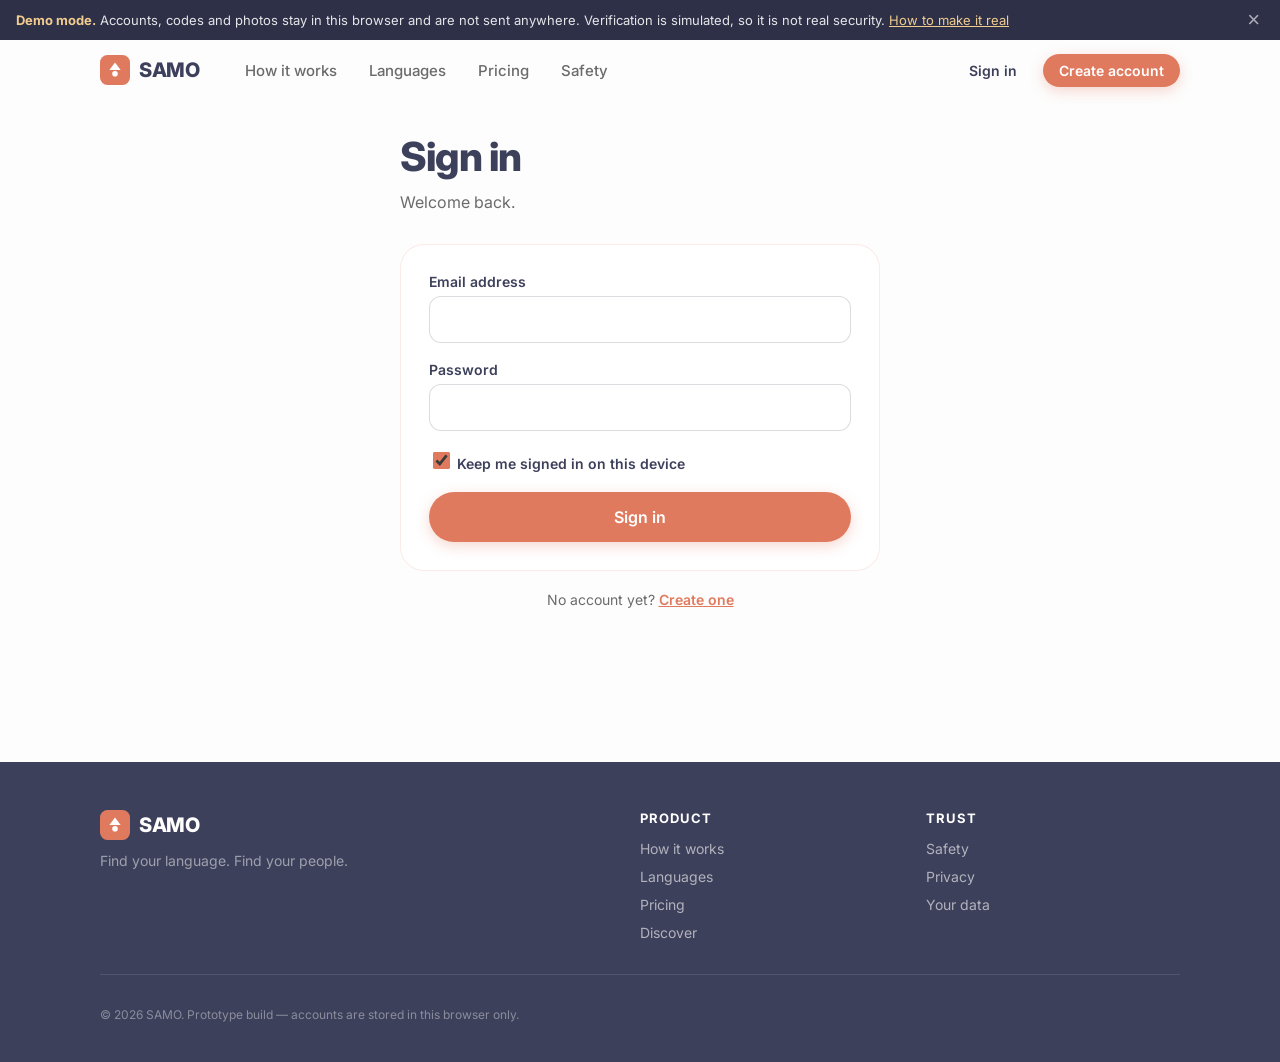
<file: discover.html>
<!DOCTYPE html>
<html lang="en">
<head>
  <meta charset="UTF-8">
  <meta name="viewport" content="width=device-width, initial-scale=1.0">
  <meta name="theme-color" content="#E07A5F">
  <link rel="icon" type="image/svg+xml" href="assets/images/favicon.svg">
  <link rel="manifest" href="manifest.json">
  <link rel="preconnect" href="https://fonts.googleapis.com">
  <link rel="preconnect" href="https://fonts.gstatic.com" crossorigin>
  <link href="https://fonts.googleapis.com/css2?family=Inter:wght@300;400;500;600;700;800&display=swap" rel="stylesheet">
  <link rel="stylesheet" href="assets/css/style.css">
  <link rel="stylesheet" href="assets/css/app.css">
  <title>Discover — SAMO</title>
  <meta name="robots" content="noindex">
</head>
<body>
  <div id="siteHeader"></div>
  <main class="page">
    <div class="wrap">
      <h1 class="h1">Who is nearby</h1>
      <p class="lede">People in your city who speak your language. Change the filters to look further.</p>

      <div class="card" id="gateNotice" hidden></div>

      <div class="card">
        <div class="filters">
          <div class="field mb-0">
            <label for="filterLang">Language</label>
            <select id="filterLang" class="select"></select>
          </div>
          <div class="field mb-0">
            <label for="filterCity">City</label>
            <select id="filterCity" class="select"></select>
          </div>
          <div class="field mb-0">
            <label for="filterWant">Looking for</label>
            <select id="filterWant" class="select"></select>
          </div>
          <button class="btn btn-primary" id="searchBtn">Search</button>
        </div>
      </div>

      <p class="muted mt-6" id="resultCount" aria-live="polite"></p>
      <div class="people-grid" id="peopleGrid"></div>
    </div>
  </main>
  <div id="siteFooter"></div>

  <script src="assets/js/config.js"></script>
  <script src="assets/js/data.js"></script>
  <script src="assets/js/core.js"></script>
  <script src="assets/js/backend.js"></script>
  <script src="assets/js/discover.js"></script>
</body>
</html>
</file>
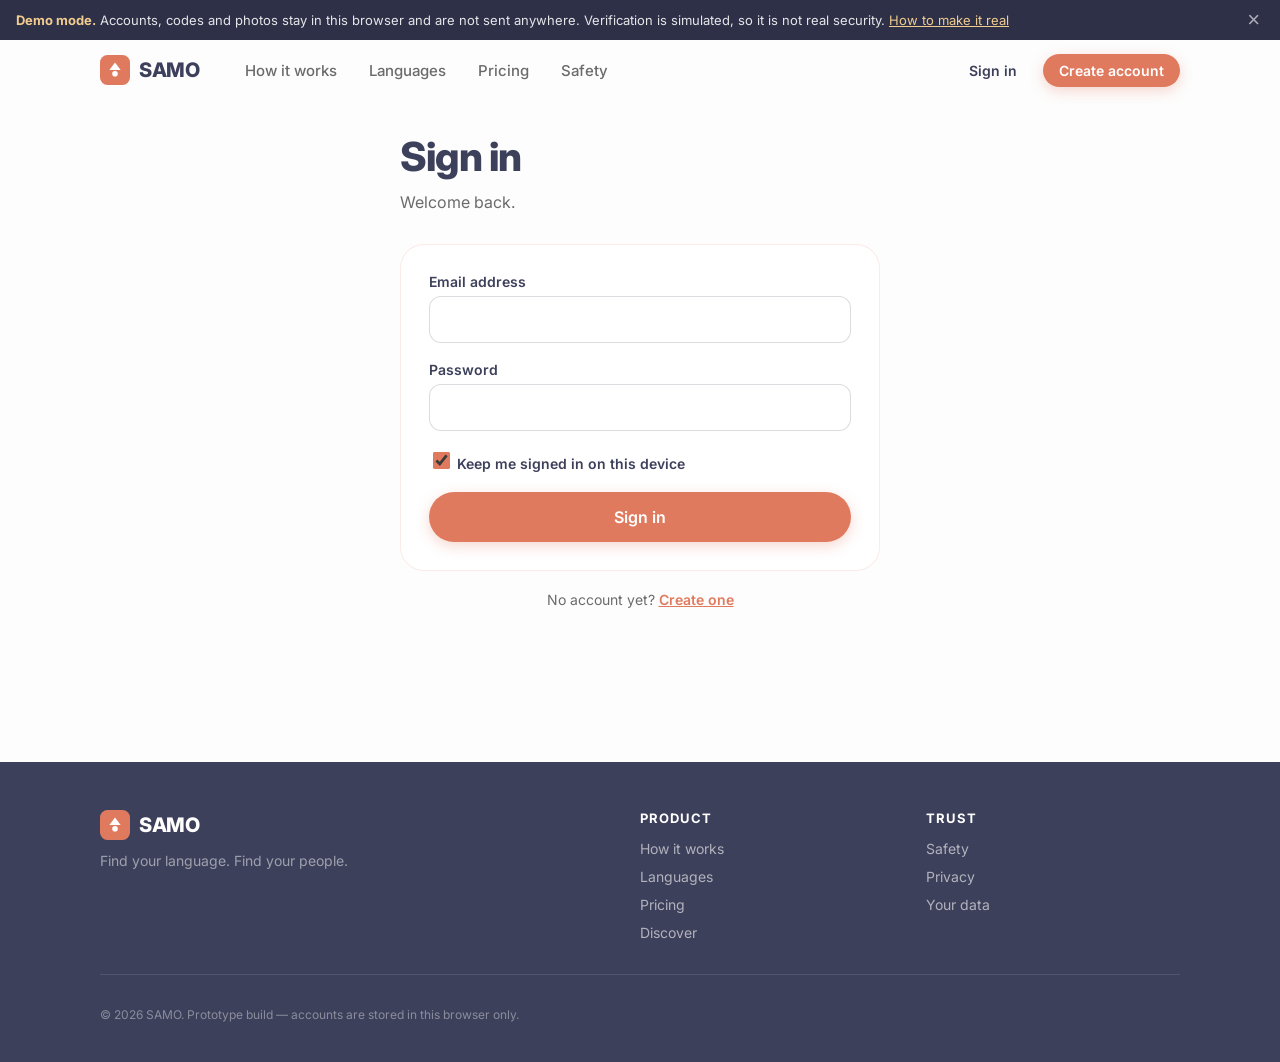
<file: login.html>
<!DOCTYPE html>
<html lang="en">
<head>
  <meta charset="UTF-8">
  <meta name="viewport" content="width=device-width, initial-scale=1.0">
  <meta name="theme-color" content="#E07A5F">
  <link rel="icon" type="image/svg+xml" href="assets/images/favicon.svg">
  <link rel="manifest" href="manifest.json">
  <link rel="preconnect" href="https://fonts.googleapis.com">
  <link rel="preconnect" href="https://fonts.gstatic.com" crossorigin>
  <link href="https://fonts.googleapis.com/css2?family=Inter:wght@300;400;500;600;700;800&display=swap" rel="stylesheet">
  <link rel="stylesheet" href="assets/css/style.css">
  <link rel="stylesheet" href="assets/css/app.css">
  <title>Sign in — SAMO</title>
  <meta name="robots" content="noindex">
</head>
<body>
  <div id="siteHeader"></div>

  <main class="page">
    <div class="wrap wrap--narrow">
      <div class="auth-card">
        <h1 class="h1">Sign in</h1>
        <p class="lede">Welcome back.</p>

        <form id="loginForm" class="card" novalidate>
          <div class="field">
            <label for="email">Email address</label>
            <input type="email" id="email" class="input" autocomplete="email" required>
          </div>
          <div class="field">
            <label for="password">Password</label>
            <input type="password" id="password" class="input" autocomplete="current-password" required>
          </div>
          <div class="field">
            <label class="check">
              <input type="checkbox" id="remember" checked>
              <span>Keep me signed in on this device</span>
            </label>
          </div>
          <button type="submit" class="btn btn-primary btn-block btn-lg" id="submitBtn">Sign in</button>
        </form>

        <p class="auth-alt">No account yet? <a href="signup.html">Create one</a></p>
      </div>
    </div>
  </main>

  <div id="siteFooter"></div>
  <script src="assets/js/config.js"></script>
  <script src="assets/js/data.js"></script>
  <script src="assets/js/core.js"></script>
  <script src="assets/js/backend.js"></script>
  <script src="assets/js/login.js"></script>
</body>
</html>
</file>
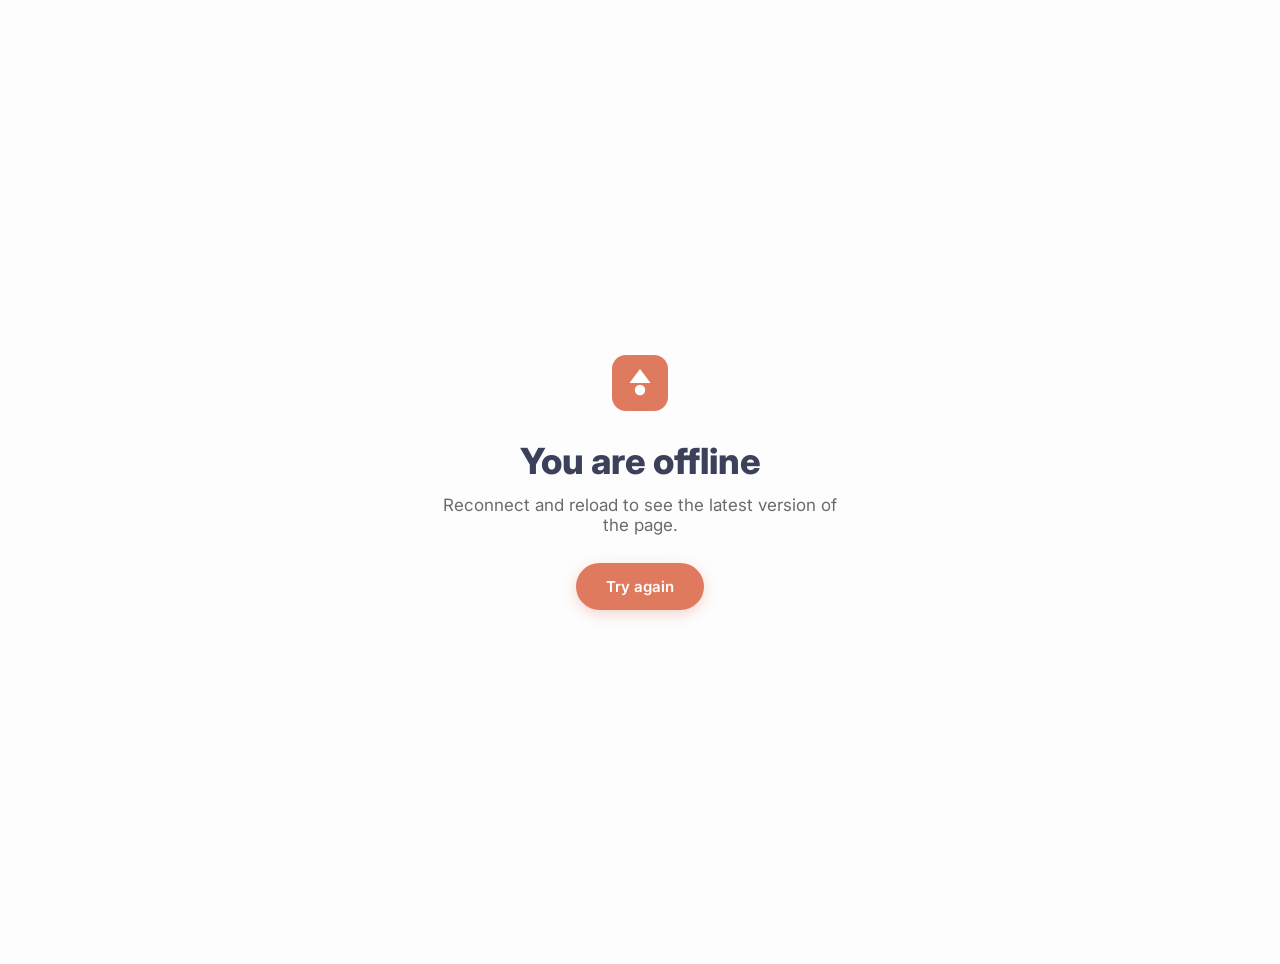
<file: offline.html>
<!DOCTYPE html>
<html lang="en">
<head>
<meta charset="UTF-8">
<meta name="viewport" content="width=device-width, initial-scale=1.0">
<title>No connection — SAMO</title>
<link rel="icon" type="image/svg+xml" href="assets/images/favicon.svg">
<link href="https://fonts.googleapis.com/css2?family=Inter:wght@400;600;800&display=swap" rel="stylesheet">
<link rel="stylesheet" href="assets/css/style.css">
</head>
<body class="bg-samo-bg">
  <main style="min-height:100vh;display:flex;align-items:center;justify-content:center;padding:24px;text-align:center">
    <div>
      <svg width="56" height="56" viewBox="0 0 32 32" fill="none" style="margin:0 auto 24px"><rect width="32" height="32" rx="8" fill="#E07A5F"/><path d="M16 8L22 16H10L16 8Z" fill="#fff"/><circle cx="16" cy="20" r="3" fill="#fff"/></svg>
      <h1 style="font:800 36px Inter,sans-serif;color:#3D405B;margin:0 0 12px">You are offline</h1>
      <p style="font:400 17px Inter,sans-serif;color:#6B6B6B;max-width:420px;margin:0 auto 28px">Reconnect and reload to see the latest version of the page.</p>
      <a href="./" class="btn-primary" style="display:inline-block;padding:14px 30px;border-radius:999px;font:600 15px Inter,sans-serif;text-decoration:none">Try again</a>
    </div>
  </main>
</body>
</html>
</file>
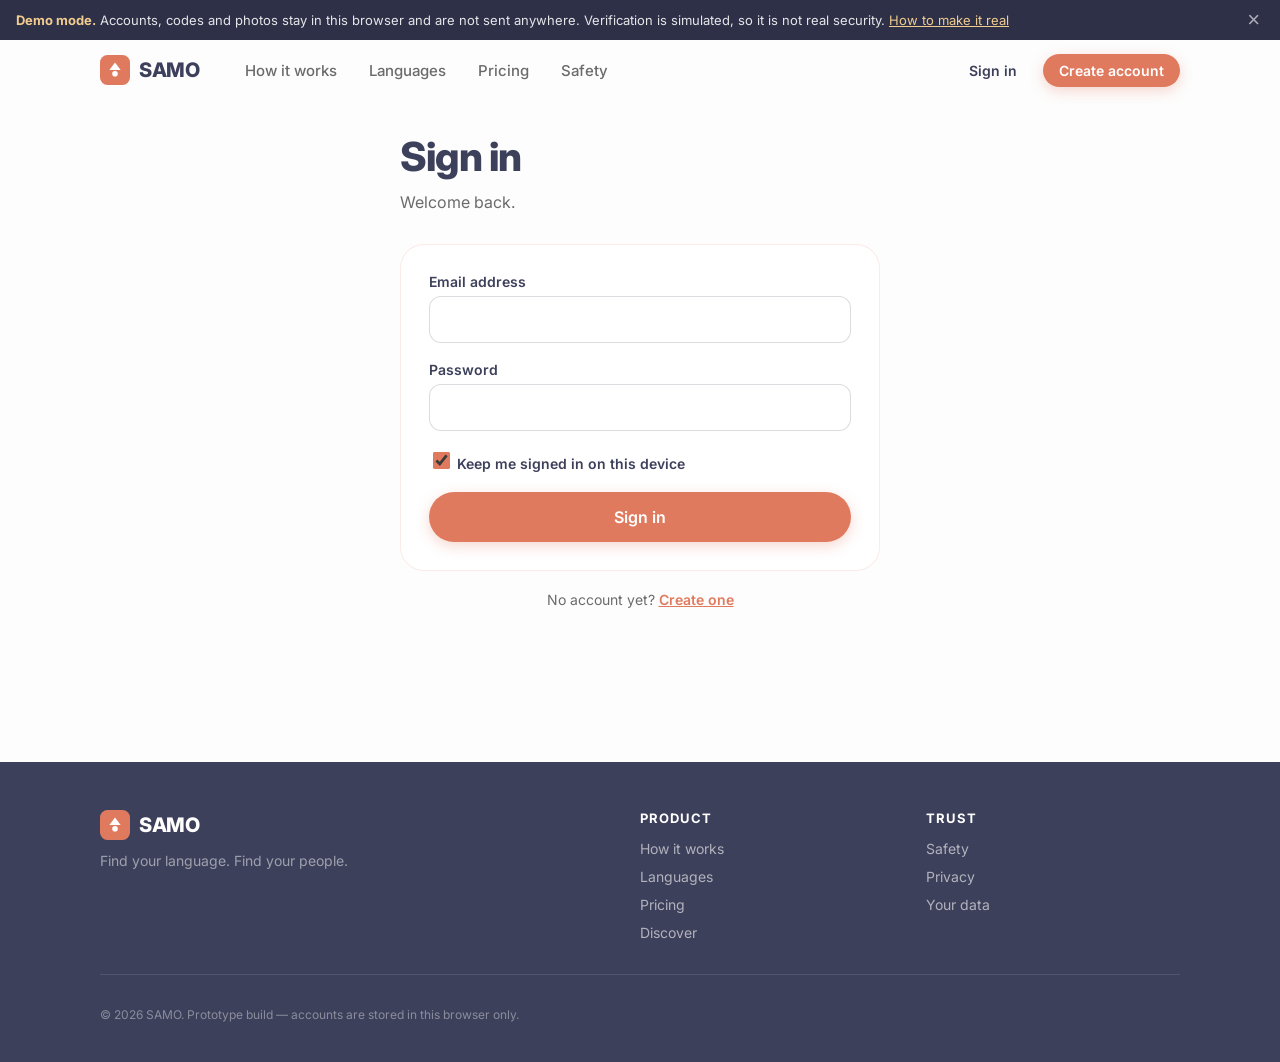
<file: onboarding.html>
<!DOCTYPE html>
<html lang="en">
<head>
  <meta charset="UTF-8">
  <meta name="viewport" content="width=device-width, initial-scale=1.0">
  <meta name="theme-color" content="#E07A5F">
  <title>Build your profile — SAMO</title>
  <meta name="robots" content="noindex">
  <link rel="icon" type="image/svg+xml" href="assets/images/favicon.svg">
  <link rel="manifest" href="manifest.json">
  <link rel="preconnect" href="https://fonts.googleapis.com">
  <link rel="preconnect" href="https://fonts.gstatic.com" crossorigin>
  <link href="https://fonts.googleapis.com/css2?family=Inter:wght@300;400;500;600;700;800&display=swap" rel="stylesheet">
  <link rel="stylesheet" href="assets/css/style.css">
  <link rel="stylesheet" href="assets/css/app.css">
</head>
<body>
  <div id="siteHeader"></div>

  <main class="page">
    <div class="wrap wrap--mid">

      <div class="wizard-head">
        <h1 class="h1" id="wizardTitle">Your profile</h1>
        <p class="lede" id="wizardLede">About ten minutes. Everything saves as you go, so you can stop and come back. You can change all of it later.</p>
        <div class="progress-track"><div class="progress-fill" id="progressFill" style="width:0%"></div></div>
        <div class="step-dots" id="stepDots"></div>
      </div>

      <div class="card">

        <!-- 1. Photo and name -->
        <section class="wizard-step" data-step="0">
          <h2 class="h2">A photo and your first name</h2>
          <p class="lede">People are meeting a stranger. A clear photo of your face is the single thing that makes that feel safe. Nobody sees your surname.</p>

          <div class="photo-picker mb-6">
            <button type="button" class="photo-drop" id="photoDrop" aria-label="Choose a photo">
              <svg width="30" height="30" viewBox="0 0 24 24" fill="none" stroke="currentColor" stroke-width="1.7" aria-hidden="true"><rect x="3" y="3" width="18" height="18" rx="3"/><circle cx="8.5" cy="8.5" r="1.5"/><path d="M21 15l-5-5L5 21"/></svg>
              <span>Add a photo</span>
              <img id="photoPreview" alt="" hidden>
            </button>
            <input type="file" id="photoInput" accept="image/*" hidden>
            <div>
              <p class="field-hint" style="max-width:280px">A clear photo of your face, looking at the camera. No group shots, no sunglasses, no photos of other people without their say-so.</p>
              <div class="btn-row">
                <button type="button" class="btn btn-secondary btn-sm" id="photoPick">Choose file</button>
                <button type="button" class="btn btn-ghost btn-sm hidden" id="photoRemove">Remove</button>
              </div>
            </div>
          </div>

          <div class="field">
            <label for="displayName">First name</label>
            <p class="field-hint">Or the name people actually call you.</p>
            <input type="text" id="displayName" class="input" maxlength="40" autocomplete="given-name">
          </div>
        </section>

        <!-- 2. Languages -->
        <section class="wizard-step" data-step="1">
          <h2 class="h2">Your languages</h2>
          <p class="lede">This is the whole point of SAMO, so take a moment. Your mother tongue is what people search by.</p>

          <div class="field">
            <span class="field-label">Mother tongue</span>
            <p class="field-hint">Pick every language you grew up speaking. Most people pick one or two.</p>
            <input type="search" class="input lang-search" id="motherSearch" placeholder="Search 59 languages" aria-label="Search languages">
            <div class="lang-scroll" id="motherList"></div>
            <div class="chip-set mt-2" id="motherChosen"></div>
          </div>

          <div class="field">
            <span class="field-label">Other languages you speak <span class="muted">(optional)</span></span>
            <p class="field-hint">Helpful when someone speaks a bit of your language and you speak a bit of theirs.</p>
            <input type="search" class="input lang-search" id="alsoSearch" placeholder="Search languages" aria-label="Search other languages">
            <div class="lang-scroll" id="alsoList"></div>
            <div class="chip-set mt-2" id="alsoChosen"></div>
          </div>
        </section>

        <!-- 3. Where you are -->
        <section class="wizard-step" data-step="2">
          <h2 class="h2">Where you are</h2>
          <p class="lede">Your city decides who you see. Your exact address is never asked for and never stored.</p>

          <div class="field">
            <label for="city">City</label>
            <select id="city" class="select"></select>
          </div>

          <div class="field">
            <label for="fromCountry">Where you are originally from <span class="muted">(optional)</span></label>
            <input type="text" id="fromCountry" class="input" maxlength="60" placeholder="Lahore, Pakistan">
          </div>

          <div class="notice mt-6">
            <strong>On location.</strong> SAMO shows distance in bands, never a point on a map. If you turn on precise nearby search later, your position is rounded to a 150 metre grid before it leaves your phone.
          </div>
        </section>

        <!-- 4. About you -->
        <section class="wizard-step" data-step="3">
          <h2 class="h2">About you</h2>
          <p class="lede">Age and gender help people decide who to meet. You can limit who sees your profile in Settings.</p>

          <div class="grid-2">
            <div class="field">
              <label for="birthYear">Year of birth</label>
              <input type="number" id="birthYear" class="input" min="1900" max="2100" placeholder="1996" inputmode="numeric">
              <span class="field-error-msg hidden" id="birthYearError"></span>
            </div>
            <div class="field">
              <label for="gender">Gender</label>
              <select id="gender" class="select"></select>
            </div>
          </div>

          <div class="field">
            <label for="occupation">What you do <span class="muted">(optional)</span></label>
            <input type="text" id="occupation" class="input" maxlength="60" placeholder="Nurse, PhD student, driver">
          </div>

          <div class="field">
            <label for="bio">A few lines about you</label>
            <p class="field-hint">What brought you here, what you miss, what you would like to do with someone. Write it in your own language if that is easier. At least 40 characters.</p>
            <textarea id="bio" class="textarea" maxlength="600" placeholder="I moved here two years ago for work. I miss speaking properly, not just work talk. I like long walks, cricket on Sundays, and I cook far too much food for one person."></textarea>
            <div class="char-count"><span id="bioCount">0</span> / 600</div>
          </div>
        </section>

        <!-- 5. What you want -->
        <section class="wizard-step" data-step="4">
          <h2 class="h2">What you are here for</h2>
          <p class="lede">Pick as many as fit. This stops mismatched introductions more than anything else on the form.</p>

          <div class="field">
            <span class="field-label">I would like</span>
            <div class="chip-set" id="lookingForSet"></div>
          </div>

          <div class="field">
            <span class="field-label">Interests <span class="muted">(optional)</span></span>
            <p class="field-hint">Three or four is plenty. It gives people something to open with.</p>
            <div class="chip-set" id="interestSet"></div>
          </div>
        </section>

        <!-- 6. Availability and privacy -->
        <section class="wizard-step" data-step="5">
          <h2 class="h2">When you are free, and who can see you</h2>
          <p class="lede">Both of these are easy to change later.</p>

          <div class="field">
            <span class="field-label">Usually free <span class="muted">(optional)</span></span>
            <div class="chip-set" id="availabilitySet"></div>
          </div>

          <div class="field">
            <label for="visibility">Who can see my profile</label>
            <select id="visibility" class="select"></select>
            <p class="field-hint mt-2">Many members choose to be visible only to people of their own gender. There is no wrong answer here.</p>
          </div>
        </section>

        <!-- 7. Review -->
        <section class="wizard-step" data-step="6">
          <h2 class="h2">Check it over</h2>
          <p class="lede">This is what other members will see.</p>
          <div id="reviewPane"></div>
          <div class="notice notice--warn mt-6 hidden" id="reviewMissing"></div>
        </section>

        <div class="wizard-nav">
          <button type="button" class="btn btn-ghost" id="backBtn">Back</button>
          <div class="btn-row">
            <button type="button" class="btn btn-ghost" id="saveExitBtn">Save and finish later</button>
            <button type="button" class="btn btn-primary" id="nextBtn">Continue</button>
          </div>
        </div>

      </div>
    </div>
  </main>

  <div id="siteFooter"></div>

  <script src="assets/js/config.js"></script>
  <script src="assets/js/data.js"></script>
  <script src="assets/js/core.js"></script>
  <script src="assets/js/backend.js"></script>
  <script src="assets/js/onboarding.js"></script>
</body>
</html>
</file>
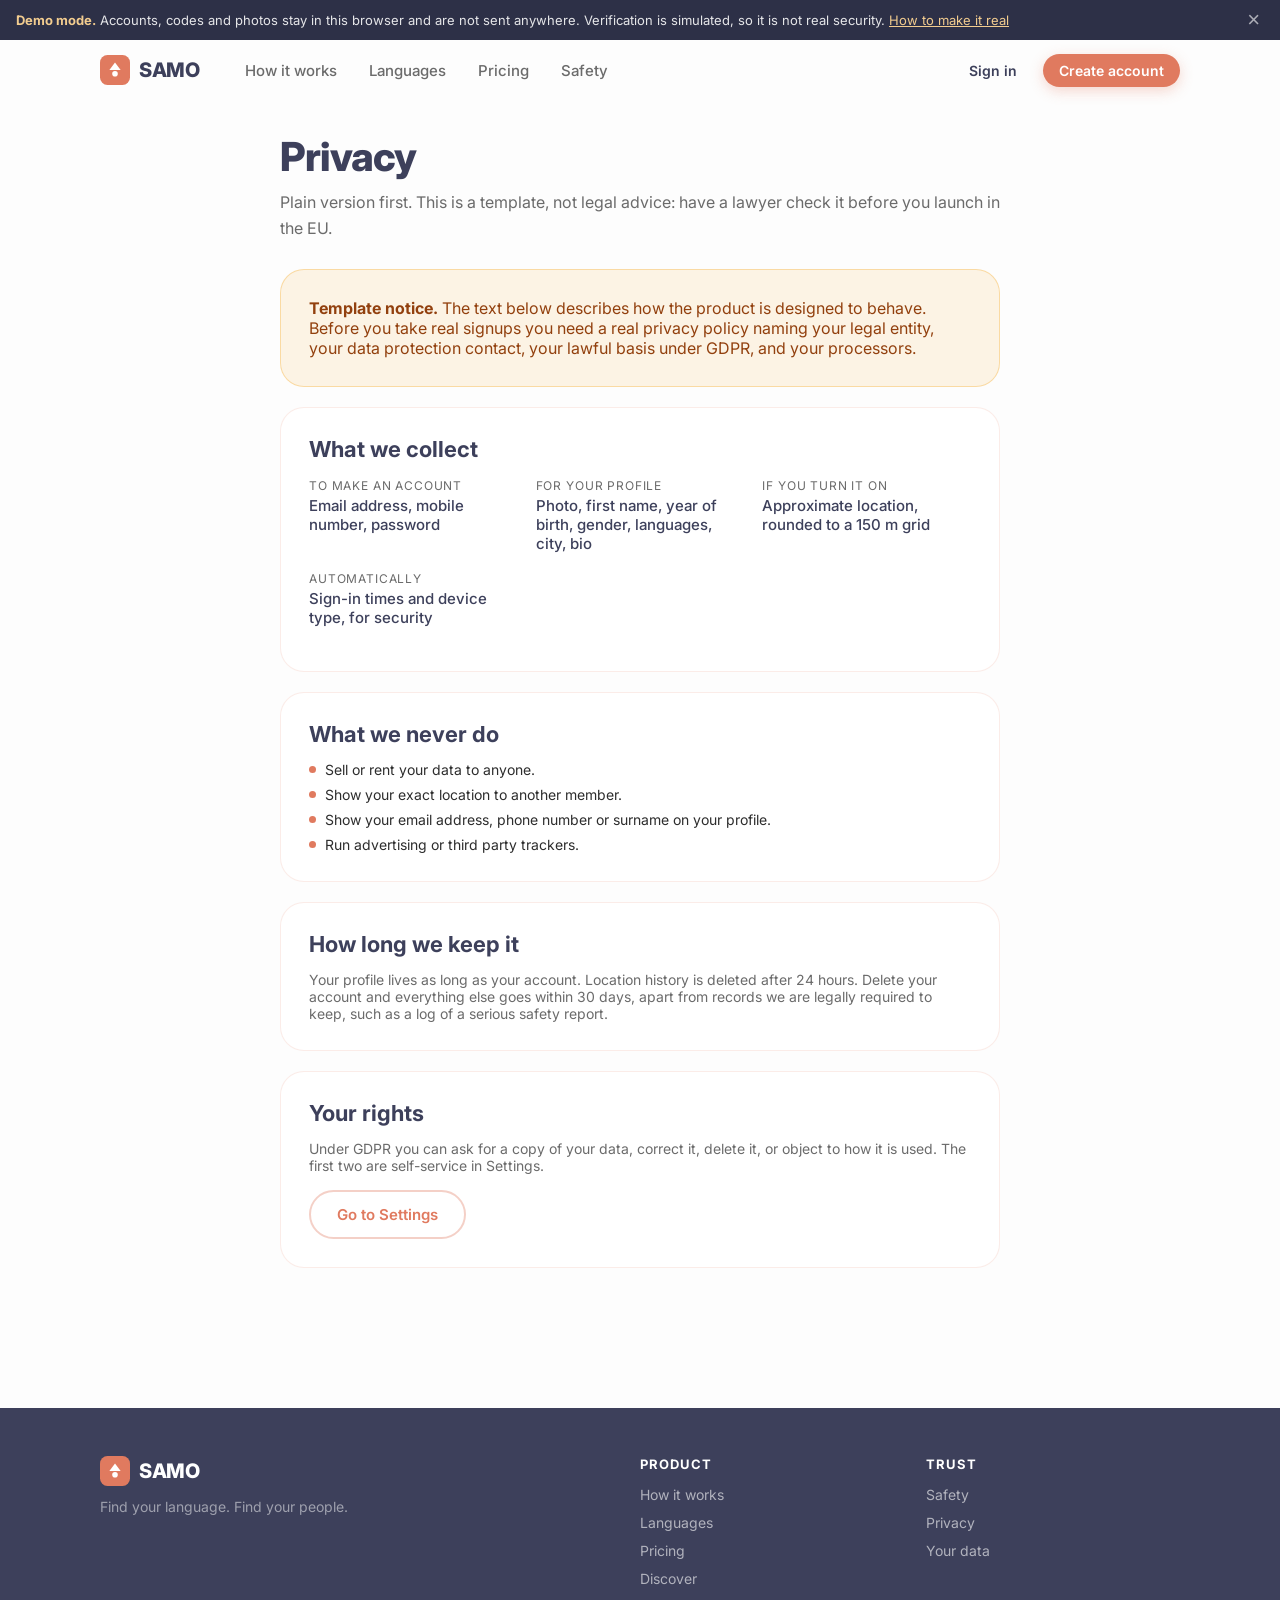
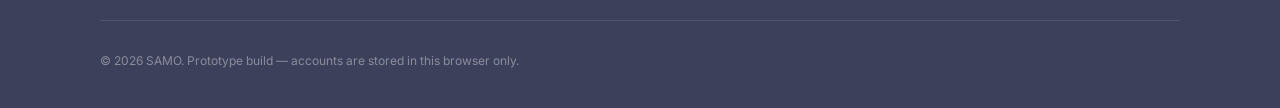
<file: privacy.html>
<!DOCTYPE html>
<html lang="en">
<head>
  <meta charset="UTF-8">
  <meta name="viewport" content="width=device-width, initial-scale=1.0">
  <meta name="theme-color" content="#E07A5F">
  <link rel="icon" type="image/svg+xml" href="assets/images/favicon.svg">
  <link rel="manifest" href="manifest.json">
  <link rel="preconnect" href="https://fonts.googleapis.com">
  <link rel="preconnect" href="https://fonts.gstatic.com" crossorigin>
  <link href="https://fonts.googleapis.com/css2?family=Inter:wght@300;400;500;600;700;800&display=swap" rel="stylesheet">
  <link rel="stylesheet" href="assets/css/style.css">
  <link rel="stylesheet" href="assets/css/app.css">
  <title>Privacy — SAMO</title>
  <meta name="description" content="What SAMO collects, why, how long it is kept, and how to get rid of it.">
</head>
<body>
  <div id="siteHeader"></div>
  <main class="page">
    <div class="wrap wrap--mid">
      <h1 class="h1">Privacy</h1>
      <p class="lede">Plain version first. This is a template, not legal advice: have a lawyer check it before you launch in the EU.</p>

      <div class="card notice--warn">
        <strong>Template notice.</strong> The text below describes how the product is designed to behave. Before you take real signups you need a real privacy policy naming your legal entity, your data protection contact, your lawful basis under GDPR, and your processors.
      </div>

      <div class="card">
        <h2 class="h2">What we collect</h2>
        <dl class="detail-grid">
          <div class="detail"><dt>To make an account</dt><dd>Email address, mobile number, password</dd></div>
          <div class="detail"><dt>For your profile</dt><dd>Photo, first name, year of birth, gender, languages, city, bio</dd></div>
          <div class="detail"><dt>If you turn it on</dt><dd>Approximate location, rounded to a 150 m grid</dd></div>
          <div class="detail"><dt>Automatically</dt><dd>Sign-in times and device type, for security</dd></div>
        </dl>
      </div>

      <div class="card">
        <h2 class="h2">What we never do</h2>
        <ul class="todo-list">
          <li><span class="dot"></span>Sell or rent your data to anyone.</li>
          <li><span class="dot"></span>Show your exact location to another member.</li>
          <li><span class="dot"></span>Show your email address, phone number or surname on your profile.</li>
          <li><span class="dot"></span>Run advertising or third party trackers.</li>
        </ul>
      </div>

      <div class="card">
        <h2 class="h2">How long we keep it</h2>
        <p class="muted mb-0">Your profile lives as long as your account. Location history is deleted after 24 hours. Delete your account and everything else goes within 30 days, apart from records we are legally required to keep, such as a log of a serious safety report.</p>
      </div>

      <div class="card">
        <h2 class="h2">Your rights</h2>
        <p class="muted mb-4">Under GDPR you can ask for a copy of your data, correct it, delete it, or object to how it is used. The first two are self-service in Settings.</p>
        <a class="btn btn-secondary" href="settings.html">Go to Settings</a>
      </div>
    </div>
  </main>
  <div id="siteFooter"></div>
  <script src="assets/js/config.js"></script>
  <script src="assets/js/data.js"></script>
  <script src="assets/js/core.js"></script>
  <script src="assets/js/backend.js"></script>
  <script>Core.boot({}).catch(function(){});</script>
</body>
</html>
</file>
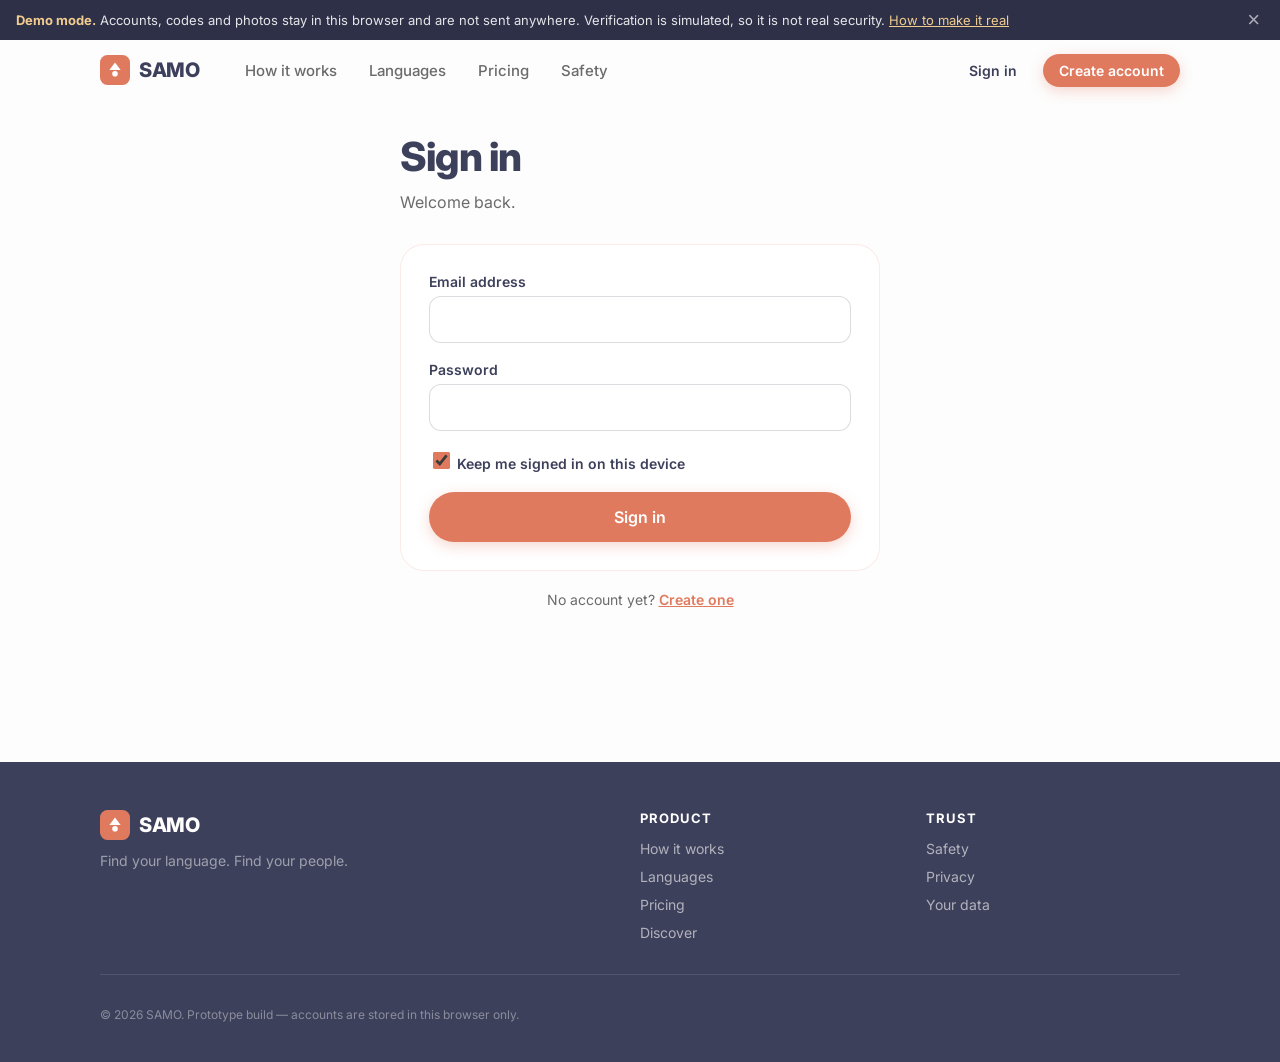
<file: profile.html>
<!DOCTYPE html>
<html lang="en">
<head>
  <meta charset="UTF-8">
  <meta name="viewport" content="width=device-width, initial-scale=1.0">
  <meta name="theme-color" content="#E07A5F">
  <link rel="icon" type="image/svg+xml" href="assets/images/favicon.svg">
  <link rel="manifest" href="manifest.json">
  <link rel="preconnect" href="https://fonts.googleapis.com">
  <link rel="preconnect" href="https://fonts.gstatic.com" crossorigin>
  <link href="https://fonts.googleapis.com/css2?family=Inter:wght@300;400;500;600;700;800&display=swap" rel="stylesheet">
  <link rel="stylesheet" href="assets/css/style.css">
  <link rel="stylesheet" href="assets/css/app.css">
  <title>Profile — SAMO</title>
  <meta name="robots" content="noindex">
</head>
<body>
  <div id="siteHeader"></div>
  <main class="page">
    <div class="wrap wrap--mid">
      <div id="profileRoot">
        <div class="card"><div class="skeleton skeleton-card"></div></div>
      </div>
    </div>
  </main>
  <div id="siteFooter"></div>

  <div class="modal-backdrop" id="connectModal" hidden>
    <div class="modal" role="dialog" aria-modal="true" aria-labelledby="connectTitle">
      <h2 class="h2" id="connectTitle">Say hello</h2>
      <p class="muted mb-4">One short message in your own language works better than anything clever. Say who you are and what you suggest.</p>
      <div class="field">
        <label for="connectMsg">Your message</label>
        <textarea id="connectMsg" class="textarea" maxlength="400" placeholder="Hello, I am Sufyan, also from Lahore. I am usually free Saturday mornings if you fancy a coffee near the station."></textarea>
      </div>
      <div class="btn-row">
        <button class="btn btn-primary" id="connectSend">Send request</button>
        <button class="btn btn-ghost" id="connectCancel">Cancel</button>
      </div>
    </div>
  </div>

  <div class="modal-backdrop" id="reportModal" hidden>
    <div class="modal" role="dialog" aria-modal="true" aria-labelledby="reportTitle">
      <h2 class="h2" id="reportTitle">Report this profile</h2>
      <p class="muted mb-4">A moderator who reads the language of the conversation looks at every report.</p>
      <div class="field">
        <label for="reportReason">What is wrong</label>
        <select id="reportReason" class="select">
          <option value="fake">The photo or identity looks fake</option>
          <option value="harassment">Harassment or abusive messages</option>
          <option value="sexual">Unwanted sexual content</option>
          <option value="scam">Asking for money or a scam</option>
          <option value="minor">This person appears to be under 18</option>
          <option value="other">Something else</option>
        </select>
      </div>
      <div class="field">
        <label for="reportDetail">Anything you want to add <span class="muted">(optional)</span></label>
        <textarea id="reportDetail" class="textarea" maxlength="600"></textarea>
      </div>
      <div class="btn-row">
        <button class="btn btn-danger" id="reportSend">Send report</button>
        <button class="btn btn-ghost" id="reportCancel">Cancel</button>
      </div>
    </div>
  </div>

  <script src="assets/js/config.js"></script>
  <script src="assets/js/data.js"></script>
  <script src="assets/js/core.js"></script>
  <script src="assets/js/backend.js"></script>
  <script src="assets/js/profile.js"></script>
</body>
</html>
</file>
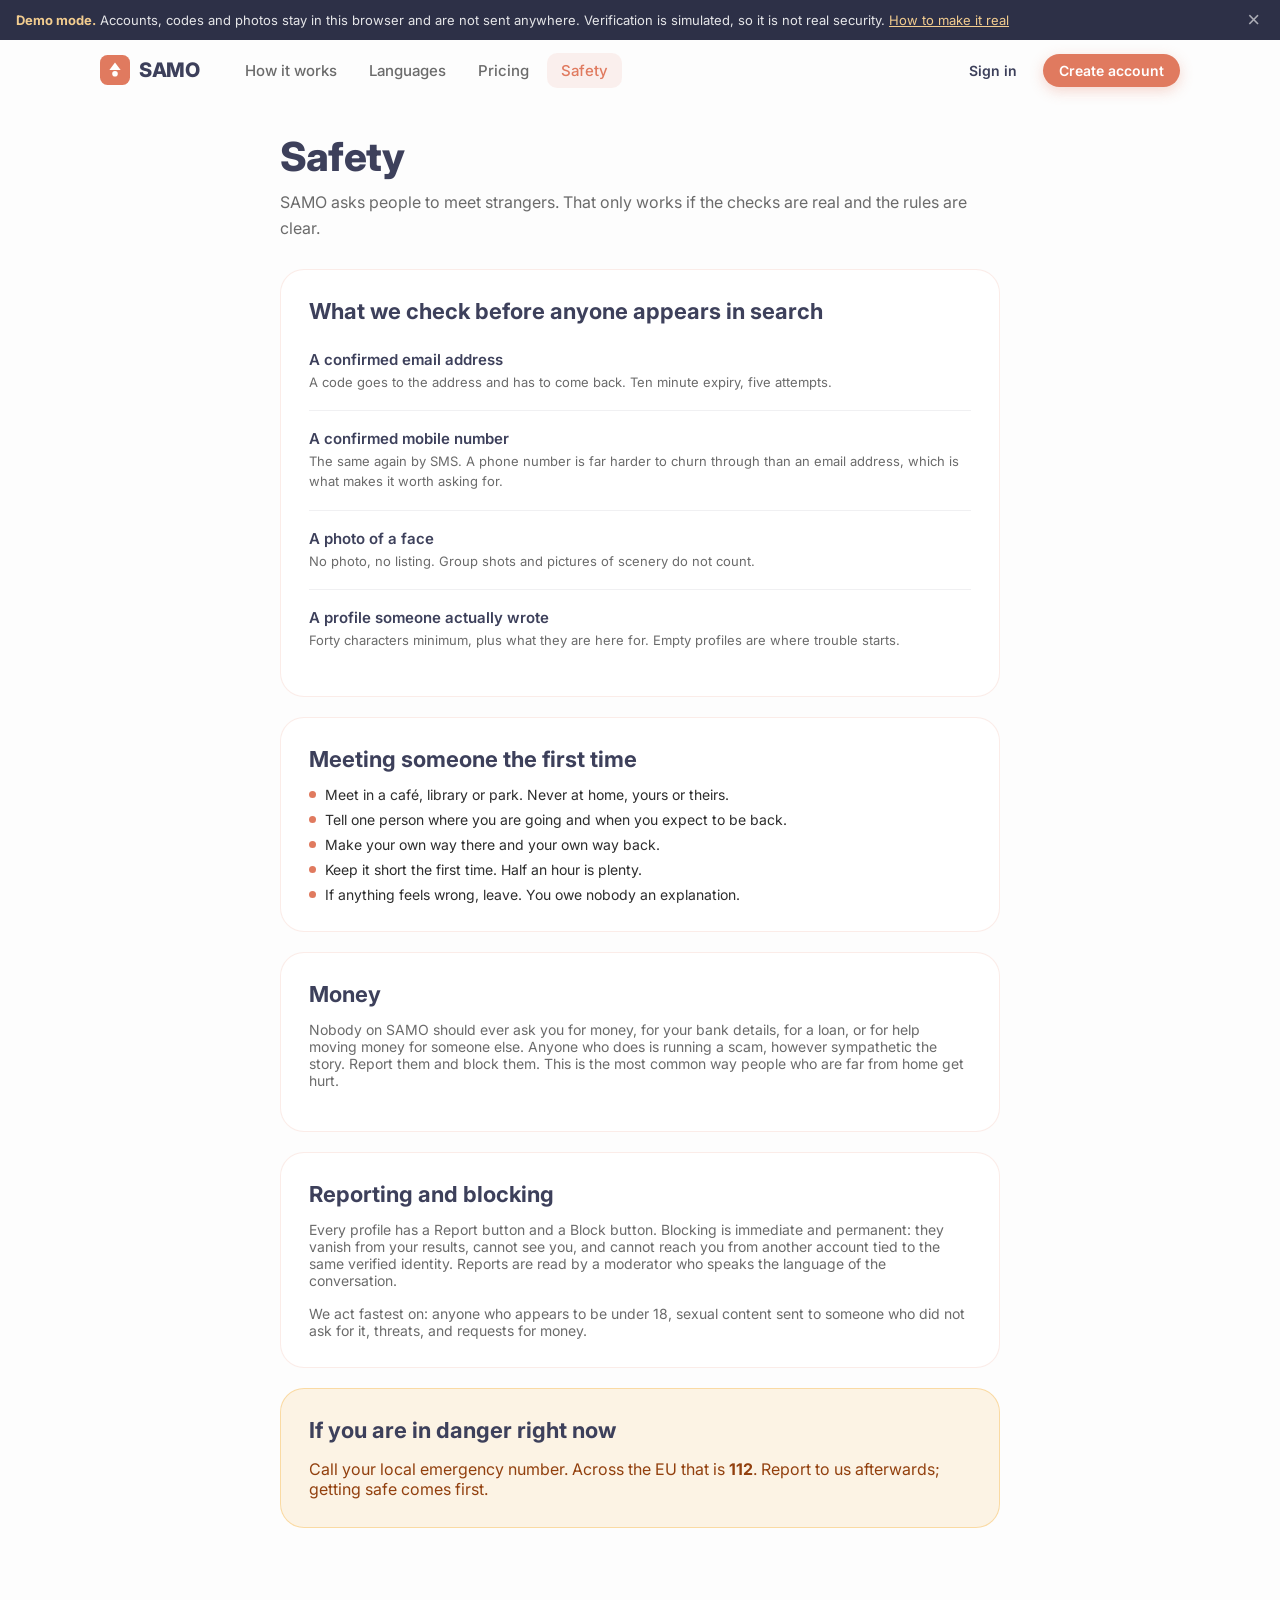
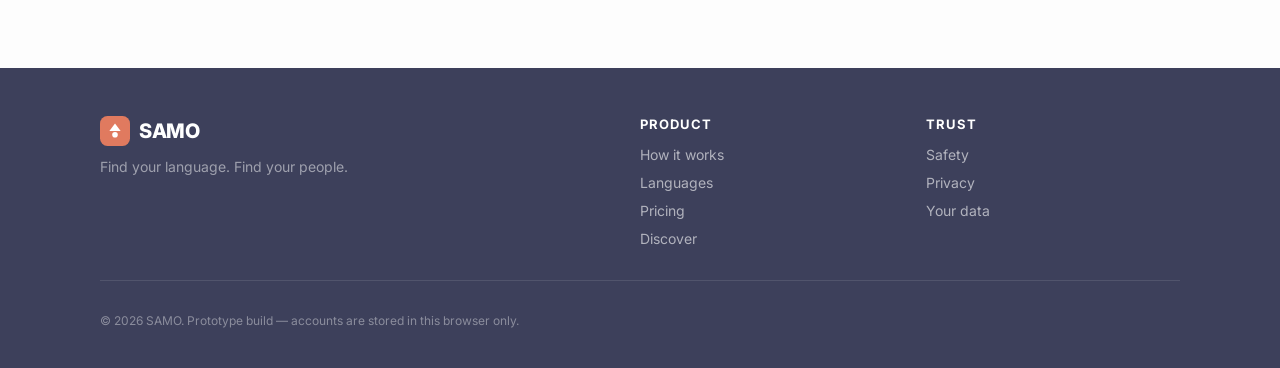
<file: safety.html>
<!DOCTYPE html>
<html lang="en">
<head>
  <meta charset="UTF-8">
  <meta name="viewport" content="width=device-width, initial-scale=1.0">
  <meta name="theme-color" content="#E07A5F">
  <link rel="icon" type="image/svg+xml" href="assets/images/favicon.svg">
  <link rel="manifest" href="manifest.json">
  <link rel="preconnect" href="https://fonts.googleapis.com">
  <link rel="preconnect" href="https://fonts.gstatic.com" crossorigin>
  <link href="https://fonts.googleapis.com/css2?family=Inter:wght@300;400;500;600;700;800&display=swap" rel="stylesheet">
  <link rel="stylesheet" href="assets/css/style.css">
  <link rel="stylesheet" href="assets/css/app.css">
  <title>Safety — SAMO</title>
  <meta name="description" content="How SAMO checks who is on the platform, what we ask of members, and what to do if something goes wrong.">
</head>
<body>
  <div id="siteHeader"></div>
  <main class="page">
    <div class="wrap wrap--mid">
      <h1 class="h1">Safety</h1>
      <p class="lede">SAMO asks people to meet strangers. That only works if the checks are real and the rules are clear.</p>

      <div class="card">
        <h2 class="h2">What we check before anyone appears in search</h2>
        <div class="setting-row"><div class="info"><h3>A confirmed email address</h3>
          <p>A code goes to the address and has to come back. Ten minute expiry, five attempts.</p></div></div>
        <div class="setting-row"><div class="info"><h3>A confirmed mobile number</h3>
          <p>The same again by SMS. A phone number is far harder to churn through than an email address, which is what makes it worth asking for.</p></div></div>
        <div class="setting-row"><div class="info"><h3>A photo of a face</h3>
          <p>No photo, no listing. Group shots and pictures of scenery do not count.</p></div></div>
        <div class="setting-row"><div class="info"><h3>A profile someone actually wrote</h3>
          <p>Forty characters minimum, plus what they are here for. Empty profiles are where trouble starts.</p></div></div>
      </div>

      <div class="card">
        <h2 class="h2">Meeting someone the first time</h2>
        <ul class="todo-list">
          <li><span class="dot"></span>Meet in a café, library or park. Never at home, yours or theirs.</li>
          <li><span class="dot"></span>Tell one person where you are going and when you expect to be back.</li>
          <li><span class="dot"></span>Make your own way there and your own way back.</li>
          <li><span class="dot"></span>Keep it short the first time. Half an hour is plenty.</li>
          <li><span class="dot"></span>If anything feels wrong, leave. You owe nobody an explanation.</li>
        </ul>
      </div>

      <div class="card">
        <h2 class="h2">Money</h2>
        <p class="muted">Nobody on SAMO should ever ask you for money, for your bank details, for a loan, or for help moving money for someone else. Anyone who does is running a scam, however sympathetic the story. Report them and block them. This is the most common way people who are far from home get hurt.</p>
      </div>

      <div class="card">
        <h2 class="h2">Reporting and blocking</h2>
        <p class="muted mb-4">Every profile has a Report button and a Block button. Blocking is immediate and permanent: they vanish from your results, cannot see you, and cannot reach you from another account tied to the same verified identity. Reports are read by a moderator who speaks the language of the conversation.</p>
        <p class="muted mb-0">We act fastest on: anyone who appears to be under 18, sexual content sent to someone who did not ask for it, threats, and requests for money.</p>
      </div>

      <div class="card notice--warn">
        <h2 class="h2">If you are in danger right now</h2>
        <p class="mb-0">Call your local emergency number. Across the EU that is <strong>112</strong>. Report to us afterwards; getting safe comes first.</p>
      </div>
    </div>
  </main>
  <div id="siteFooter"></div>
  <script src="assets/js/config.js"></script>
  <script src="assets/js/data.js"></script>
  <script src="assets/js/core.js"></script>
  <script src="assets/js/backend.js"></script>
  <script>Core.boot({}).catch(function(){});</script>
</body>
</html>
</file>
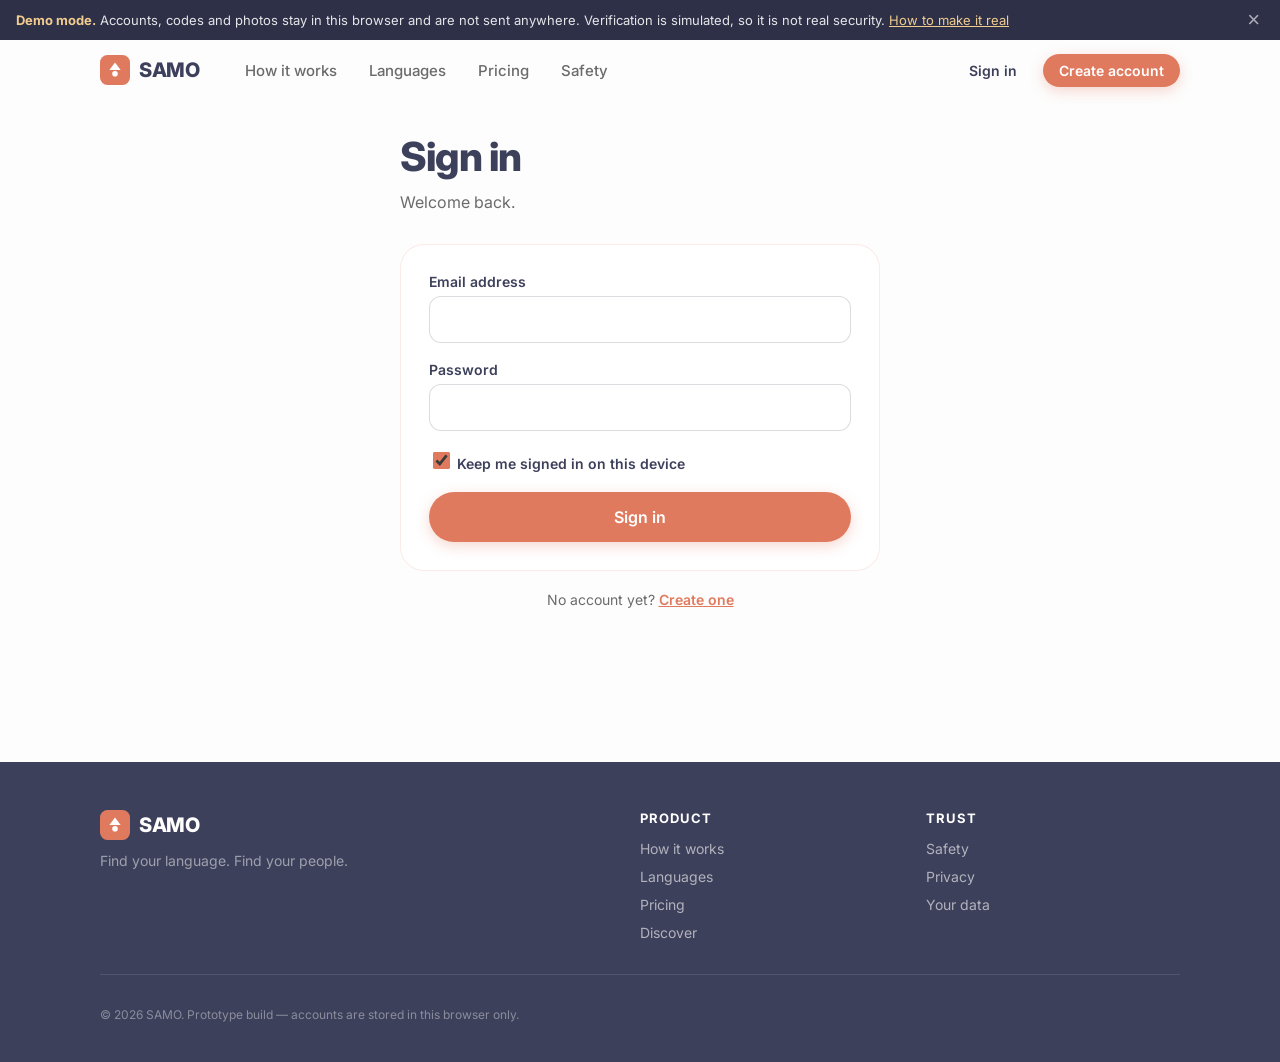
<file: settings.html>
<!DOCTYPE html>
<html lang="en">
<head>
  <meta charset="UTF-8">
  <meta name="viewport" content="width=device-width, initial-scale=1.0">
  <meta name="theme-color" content="#E07A5F">
  <link rel="icon" type="image/svg+xml" href="assets/images/favicon.svg">
  <link rel="manifest" href="manifest.json">
  <link rel="preconnect" href="https://fonts.googleapis.com">
  <link rel="preconnect" href="https://fonts.gstatic.com" crossorigin>
  <link href="https://fonts.googleapis.com/css2?family=Inter:wght@300;400;500;600;700;800&display=swap" rel="stylesheet">
  <link rel="stylesheet" href="assets/css/style.css">
  <link rel="stylesheet" href="assets/css/app.css">
  <title>Settings — SAMO</title>
  <meta name="robots" content="noindex">
</head>
<body>
  <div id="siteHeader"></div>
  <main class="page">
    <div class="wrap wrap--mid">
      <h1 class="h1">Settings</h1>
      <p class="lede">Your account, your privacy, and your data.</p>

      <div class="card">
        <h2 class="h2">Account</h2>
        <div id="accountRows"></div>
      </div>

      <div class="card">
        <h2 class="h2">Privacy</h2>
        <div class="field">
          <label for="visibility">Who can see my profile</label>
          <select id="visibility" class="select"></select>
        </div>
        <div class="setting-row">
          <div class="info">
            <h3>Coffee Mode</h3>
            <p>Show a green ring on your profile when you are free right now. Switches itself off after two hours.</p>
          </div>
          <label class="check"><input type="checkbox" id="coffeeMode"><span>On</span></label>
        </div>
        <button class="btn btn-primary mt-4" id="savePrivacy">Save privacy settings</button>
      </div>

      <div class="card">
        <h2 class="h2">Change password</h2>
        <div class="field">
          <label for="currentPw">Current password</label>
          <input type="password" id="currentPw" class="input" autocomplete="current-password">
        </div>
        <div class="field">
          <label for="newPw">New password</label>
          <input type="password" id="newPw" class="input" autocomplete="new-password">
          <div class="pw-meter" aria-hidden="true">
            <span class="pw-seg" data-seg="1"></span><span class="pw-seg" data-seg="2"></span>
            <span class="pw-seg" data-seg="3"></span><span class="pw-seg" data-seg="4"></span>
          </div>
          <p class="pw-label" id="pwLabel"></p>
        </div>
        <button class="btn btn-primary" id="changePwBtn">Change password</button>
      </div>

      <div class="card">
        <h2 class="h2">Your data</h2>
        <div class="setting-row">
          <div class="info">
            <h3>Download everything we hold</h3>
            <p>A JSON file with your account details, profile and connection requests.</p>
          </div>
          <button class="btn btn-secondary btn-sm" id="exportBtn">Download</button>
        </div>
      </div>

      <div class="card danger-zone">
        <h2 class="h2">Delete your account</h2>
        <p class="muted mb-4">Your profile disappears immediately. Messages and location history are erased within 30 days. This cannot be undone, so download your data first if you want it.</p>
        <button class="btn btn-danger" id="deleteBtn">Delete my account</button>
      </div>
    </div>
  </main>
  <div id="siteFooter"></div>

  <div class="modal-backdrop" id="deleteModal" hidden>
    <div class="modal" role="dialog" aria-modal="true" aria-labelledby="delTitle">
      <h2 class="h2" id="delTitle">Delete your account</h2>
      <p class="muted mb-4">Type <strong>DELETE</strong> below to confirm. There is no way back from this.</p>
      <div class="field">
        <label for="delConfirm" class="sr-only">Type DELETE</label>
        <input type="text" id="delConfirm" class="input" placeholder="DELETE" autocomplete="off">
      </div>
      <div class="btn-row">
        <button class="btn btn-danger" id="delConfirmBtn" disabled>Delete permanently</button>
        <button class="btn btn-ghost" id="delCancel">Keep my account</button>
      </div>
    </div>
  </div>

  <script src="assets/js/config.js"></script>
  <script src="assets/js/data.js"></script>
  <script src="assets/js/core.js"></script>
  <script src="assets/js/backend.js"></script>
  <script src="assets/js/settings.js"></script>
</body>
</html>
</file>
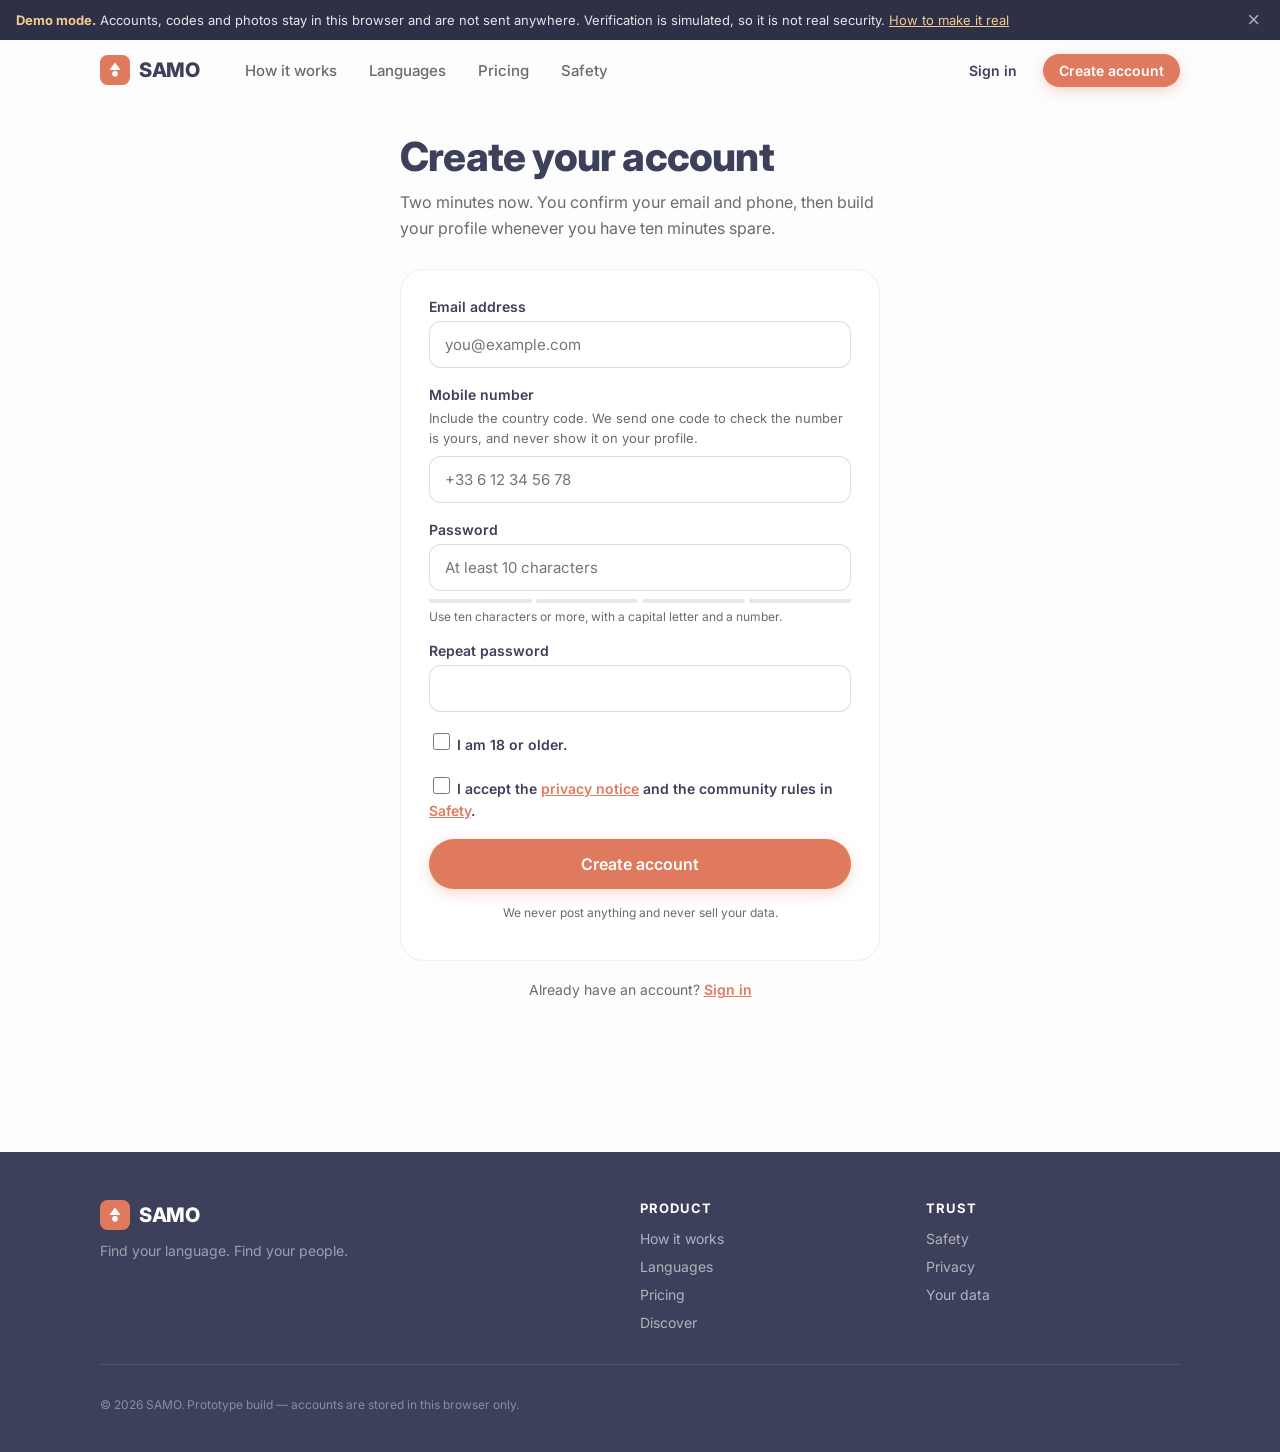
<file: signup.html>
<!DOCTYPE html>
<html lang="en">
<head>
  <meta charset="UTF-8">
  <meta name="viewport" content="width=device-width, initial-scale=1.0">
  <meta name="theme-color" content="#E07A5F">
  <link rel="icon" type="image/svg+xml" href="assets/images/favicon.svg">
  <link rel="manifest" href="manifest.json">
  <link rel="preconnect" href="https://fonts.googleapis.com">
  <link rel="preconnect" href="https://fonts.gstatic.com" crossorigin>
  <link href="https://fonts.googleapis.com/css2?family=Inter:wght@300;400;500;600;700;800&display=swap" rel="stylesheet">
  <link rel="stylesheet" href="assets/css/style.css">
  <link rel="stylesheet" href="assets/css/app.css">
  <title>Create your account — SAMO</title>
  <meta name="description" content="Create a SAMO account. Takes a minute. You verify your email and phone, then build your profile.">
  <meta name="robots" content="noindex">
</head>
<body>
  <div id="siteHeader"></div>

  <main class="page">
    <div class="wrap wrap--narrow">
      <div class="auth-card">
        <h1 class="h1">Create your account</h1>
        <p class="lede">Two minutes now. You confirm your email and phone, then build your profile whenever you have ten minutes spare.</p>

        <form id="signupForm" class="card" novalidate>
          <div class="field">
            <label for="email">Email address</label>
            <input type="email" id="email" class="input" autocomplete="email" required placeholder="you@example.com">
            <span class="field-error-msg hidden" id="emailError"></span>
          </div>

          <div class="field" id="phoneField">
            <label for="phone">Mobile number</label>
            <p class="field-hint">Include the country code. We send one code to check the number is yours, and never show it on your profile.</p>
            <input type="tel" id="phone" class="input" autocomplete="tel" placeholder="+33 6 12 34 56 78">
            <span class="field-error-msg hidden" id="phoneError"></span>
          </div>

          <div class="field">
            <label for="password">Password</label>
            <input type="password" id="password" class="input" autocomplete="new-password" required placeholder="At least 10 characters">
            <div class="pw-meter" aria-hidden="true">
              <span class="pw-seg" data-seg="1"></span><span class="pw-seg" data-seg="2"></span>
              <span class="pw-seg" data-seg="3"></span><span class="pw-seg" data-seg="4"></span>
            </div>
            <p class="pw-label" id="pwLabel" aria-live="polite">Use ten characters or more, with a capital letter and a number.</p>
          </div>

          <div class="field">
            <label for="password2">Repeat password</label>
            <input type="password" id="password2" class="input" autocomplete="new-password" required>
            <span class="field-error-msg hidden" id="password2Error"></span>
          </div>

          <div class="field">
            <label class="check">
              <input type="checkbox" id="age" required>
              <span>I am 18 or older.</span>
            </label>
          </div>

          <div class="field">
            <label class="check">
              <input type="checkbox" id="terms" required>
              <span>I accept the <a href="privacy.html">privacy notice</a> and the community rules in <a href="safety.html">Safety</a>.</span>
            </label>
          </div>

          <button type="submit" class="btn btn-primary btn-block btn-lg" id="submitBtn">Create account</button>
          <p class="tiny mt-4 text-center">We never post anything and never sell your data.</p>
        </form>

        <p class="auth-alt">Already have an account? <a href="login.html">Sign in</a></p>
      </div>
    </div>
  </main>

  <div id="siteFooter"></div>
  <script src="assets/js/config.js"></script>
  <script src="assets/js/data.js"></script>
  <script src="assets/js/core.js"></script>
  <script src="assets/js/backend.js"></script>
  <script src="assets/js/signup.js"></script>
</body>
</html>
</file>
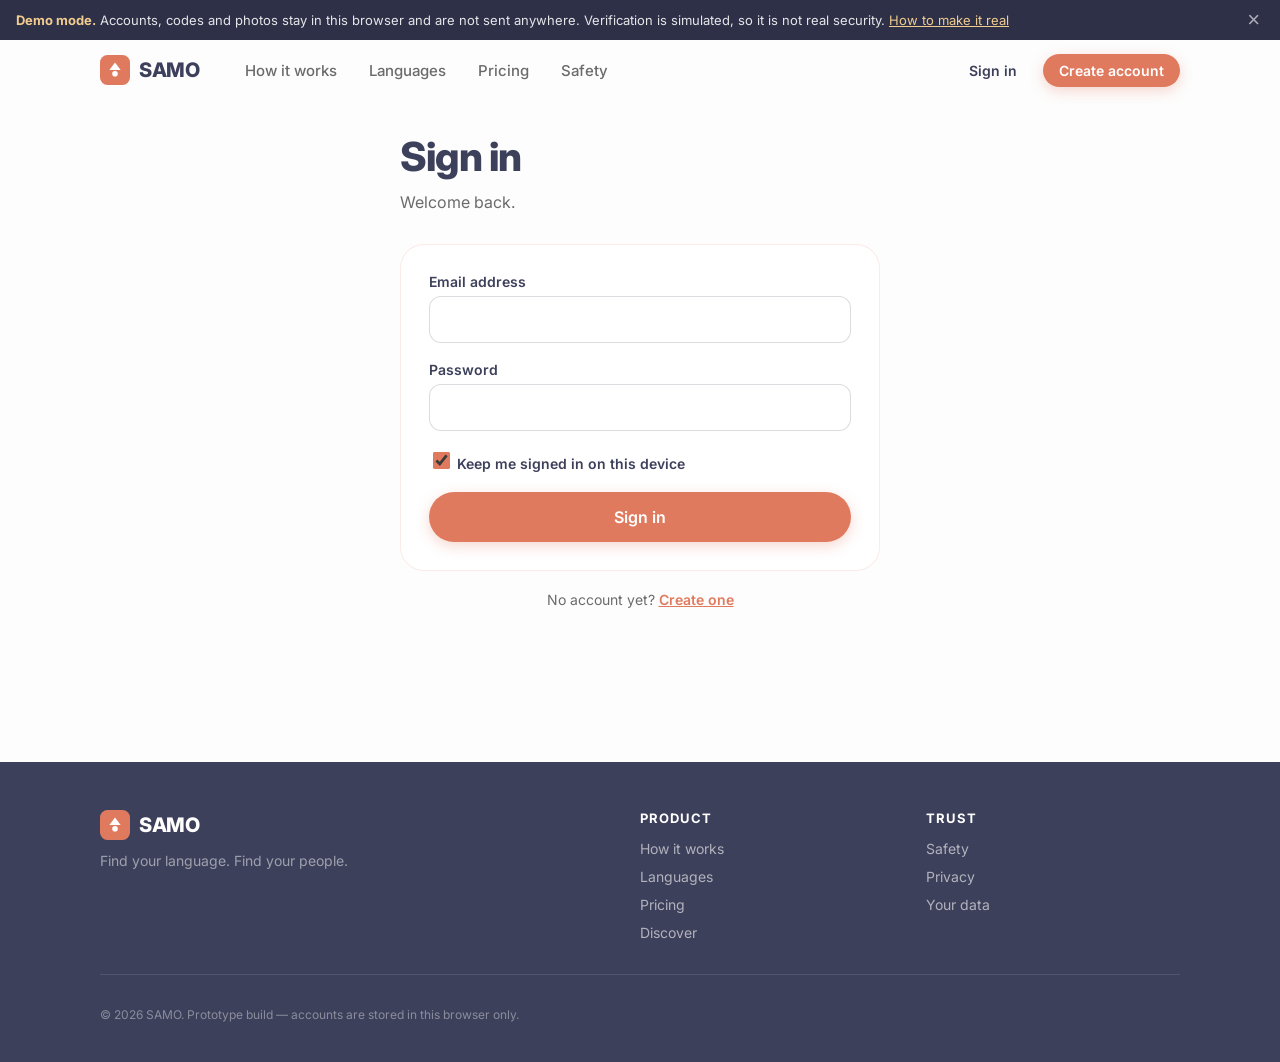
<file: verify.html>
<!DOCTYPE html>
<html lang="en">
<head>
  <meta charset="UTF-8">
  <meta name="viewport" content="width=device-width, initial-scale=1.0">
  <meta name="theme-color" content="#E07A5F">
  <link rel="icon" type="image/svg+xml" href="assets/images/favicon.svg">
  <link rel="manifest" href="manifest.json">
  <link rel="preconnect" href="https://fonts.googleapis.com">
  <link rel="preconnect" href="https://fonts.gstatic.com" crossorigin>
  <link href="https://fonts.googleapis.com/css2?family=Inter:wght@300;400;500;600;700;800&display=swap" rel="stylesheet">
  <link rel="stylesheet" href="assets/css/style.css">
  <link rel="stylesheet" href="assets/css/app.css">
  <title>Confirm your details — SAMO</title>
  <meta name="robots" content="noindex">
</head>
<body>
  <div id="siteHeader"></div>

  <main class="page">
    <div class="wrap wrap--narrow">
      <div class="auth-card">
        <h1 class="h1">Confirm it is you</h1>
        <p class="lede">Two checks. They keep fake accounts off SAMO, which is the main thing that makes meeting a stranger reasonable.</p>

        <div class="card mb-6" id="stepList"></div>

        <div class="card" id="codePanel">
          <h2 class="h2" id="codeTitle">Check your email</h2>
          <p class="muted mb-4" id="codeSubtitle">We sent a six digit code to your address.</p>

          <div id="demoCodeBox"></div>

          <form id="codeForm" novalidate>
            <div class="code-inputs" id="codeInputs" role="group" aria-label="Six digit code">
              <input class="code-input" inputmode="numeric" maxlength="1" aria-label="Digit 1" autocomplete="one-time-code">
              <input class="code-input" inputmode="numeric" maxlength="1" aria-label="Digit 2">
              <input class="code-input" inputmode="numeric" maxlength="1" aria-label="Digit 3">
              <input class="code-input" inputmode="numeric" maxlength="1" aria-label="Digit 4">
              <input class="code-input" inputmode="numeric" maxlength="1" aria-label="Digit 5">
              <input class="code-input" inputmode="numeric" maxlength="1" aria-label="Digit 6">
            </div>
            <p class="field-error-msg hidden text-center" id="codeError"></p>

            <button type="submit" class="btn btn-primary btn-block btn-lg mt-6" id="verifyBtn">Confirm code</button>
          </form>

          <div class="row row--between mt-4">
            <button class="btn btn-ghost btn-sm" id="resendBtn">Send a new code</button>
            <button class="btn btn-ghost btn-sm" id="skipPhoneBtn">Do this later</button>
          </div>
        </div>

        <div class="card notice--ok hidden" id="allDone">
          <h2 class="h2">Both confirmed</h2>
          <p class="muted mb-4">Your account is verified. Next comes your profile, which takes about ten minutes. You can change any of it later.</p>
          <a href="onboarding.html" class="btn btn-primary btn-lg">Build my profile</a>
        </div>
      </div>
    </div>
  </main>

  <div id="siteFooter"></div>
  <script src="assets/js/config.js"></script>
  <script src="assets/js/data.js"></script>
  <script src="assets/js/core.js"></script>
  <script src="assets/js/backend.js"></script>
  <script src="assets/js/verify.js"></script>
</body>
</html>
</file>
<file: assets/css/style.css>
/* ==========================================================================
   SAMO — Design system
   Palette: terracotta / deep teal / cream on near-white
   ========================================================================== */

:root {
  --terracotta: #E07A5F;
  --terracotta-dark: #C9664A;
  --terracotta-light: #F5C6B8;
  --teal: #3D405B;
  --teal-light: #4E5170;
  --teal-dark: #2D3047;
  --cream: #F2CC8F;
  --cream-dark: #E8BE7A;
  --green: #22C55E;
  --bg: #FDFDFD;
  --card: #FFFFFF;
  --text: #2D2D2D;
  --text-muted: #6B6B6B;
  --white: #FFFFFF;
  --shadow-sm: 0 1px 2px rgba(61, 64, 91, .05);
  --shadow: 0 4px 6px -1px rgba(61, 64, 91, .1), 0 2px 4px -1px rgba(61, 64, 91, .06);
  --shadow-lg: 0 10px 15px -3px rgba(61, 64, 91, .1), 0 4px 6px -2px rgba(61, 64, 91, .05);
  --shadow-xl: 0 20px 25px -5px rgba(61, 64, 91, .1), 0 10px 10px -5px rgba(61, 64, 91, .04);
  --radius: 16px;
  --radius-lg: 24px;
  --transition: all .3s cubic-bezier(.4, 0, .2, 1);
}

html { scroll-behavior: smooth; scroll-padding-top: 80px; }
body { font-family: 'Inter', system-ui, -apple-system, 'Segoe UI', sans-serif; }

/* --- Palette utility classes (paired with Tailwind CDN) ------------------ */
.bg-samo-bg { background-color: var(--bg); }
.bg-samo-teal { background-color: var(--teal); }
.bg-samo-teal-dark { background-color: var(--teal-dark); }
.bg-samo-terracotta { background-color: var(--terracotta); }
.bg-samo-cream { background-color: var(--cream); }
.bg-samo-card { background-color: var(--card); }
.text-samo-teal { color: var(--teal); }
.text-samo-terracotta { color: var(--terracotta); }
.text-samo-cream { color: var(--cream); }
.text-samo-text { color: var(--text); }
.text-samo-text-muted { color: var(--text-muted); }
.border-samo-terracotta { border-color: var(--terracotta); }
.border-samo-cream { border-color: var(--cream); }
.border-samo-teal { border-color: var(--teal); }
.placeholder-samo-text-muted::placeholder { color: var(--text-muted); }

/* --- Glass surfaces ------------------------------------------------------ */
.glass-card {
  background: rgba(255, 255, 255, .85);
  backdrop-filter: blur(20px);
  -webkit-backdrop-filter: blur(20px);
  border: 1px solid rgba(224, 122, 95, .1);
}
.glass-nav {
  background: rgba(253, 253, 253, .9);
  backdrop-filter: blur(20px);
  -webkit-backdrop-filter: blur(20px);
  border-bottom: 1px solid transparent;
}
.glass-nav.scrolled {
  box-shadow: var(--shadow);
  border-bottom-color: rgba(224, 122, 95, .1);
}
/* Glass card sitting on the teal sections */
.glass-card--dark {
  background: rgba(255, 255, 255, .07);
  border-color: rgba(255, 255, 255, .14);
}

.gradient-text {
  background: linear-gradient(135deg, var(--terracotta), var(--teal));
  -webkit-background-clip: text;
  background-clip: text;
  -webkit-text-fill-color: transparent;
}

/* --- Buttons ------------------------------------------------------------- */
.btn-primary {
  background: var(--terracotta);
  color: #fff;
  border: none;
  cursor: pointer;
  transition: var(--transition);
  box-shadow: 0 4px 14px rgba(224, 122, 95, .3);
}
.btn-primary:hover {
  background: var(--terracotta-dark);
  box-shadow: 0 0 0 4px rgba(224, 122, 95, .25), 0 10px 20px rgba(224, 122, 95, .2);
  transform: translateY(-1px);
}
.btn-primary:active { transform: translateY(0); }
.btn-secondary {
  color: var(--terracotta);
  border: 2px solid rgba(224, 122, 95, .3);
  background: transparent;
  cursor: pointer;
  transition: var(--transition);
}
.btn-secondary:hover { border-color: var(--terracotta); background: rgba(224, 122, 95, .08); }
.btn-ghost-light {
  color: #fff;
  border: 2px solid rgba(255, 255, 255, .3);
  background: transparent;
  cursor: pointer;
  transition: var(--transition);
}
.btn-ghost-light:hover { border-color: #fff; background: rgba(255, 255, 255, .1); }

.nav-link { color: var(--text-muted); font-size: 15px; font-weight: 500; transition: var(--transition); }
.nav-link:hover { color: var(--terracotta); background: rgba(224, 122, 95, .07); }

.lang-pill {
  background: linear-gradient(135deg, rgba(224, 122, 95, .15), rgba(61, 64, 91, .1));
  border: 1px solid rgba(224, 122, 95, .2);
  color: var(--terracotta);
  font-weight: 500;
  cursor: pointer;
  transition: var(--transition);
}

/* --- Phone mockup -------------------------------------------------------- */
.phone-frame {
  width: 300px;
  max-width: 78vw;
  aspect-ratio: 320 / 660;
  background: #1a1a2e;
  border-radius: 40px;
  padding: 9px;
  box-shadow: 0 25px 50px -12px rgba(0, 0, 0, .3), 0 0 0 1px rgba(255, 255, 255, .05);
  position: relative;
}
.phone-screen {
  width: 100%; height: 100%;
  background: var(--bg);
  border-radius: 32px;
  overflow: hidden;
  position: relative;
  display: flex;
  flex-direction: column;
}
.dynamic-island {
  position: absolute; top: 16px; left: 50%;
  transform: translateX(-50%);
  width: 100px; height: 24px;
  background: #000; border-radius: 13px; z-index: 10;
}
.phone-body { flex: 1; overflow: hidden; }
.phone-tabs {
  border-top: 1px solid rgba(224, 122, 95, .12);
  background: rgba(255, 255, 255, .9);
  backdrop-filter: blur(10px);
}

/* --- Language directory grid --------------------------------------------- */
.lang-group-title {
  font-size: 12px;
  font-weight: 700;
  letter-spacing: .12em;
  text-transform: uppercase;
  color: var(--terracotta);
}
.lang-chip {
  display: flex;
  align-items: center;
  gap: 8px;
  padding: 10px 14px;
  border-radius: 12px;
  background: #fff;
  border: 1px solid rgba(224, 122, 95, .14);
  font-size: 14px;
  color: var(--teal);
  transition: var(--transition);
  cursor: pointer;
  text-align: start;
  width: 100%;
}
.lang-chip:hover {
  border-color: var(--terracotta);
  box-shadow: var(--shadow);
  transform: translateY(-2px);
}
.lang-chip.selected {
  background: var(--terracotta);
  border-color: var(--terracotta);
  color: #fff;
}
.lang-chip.selected .lang-chip-native { color: rgba(255, 255, 255, .8); }
.lang-chip-native { font-size: 12px; color: var(--text-muted); margin-inline-start: auto; }

/* --- Feature cards -------------------------------------------------------- */
.feature-card {
  background: #fff;
  border: 1px solid rgba(224, 122, 95, .12);
  border-radius: var(--radius-lg);
  padding: 28px;
  transition: var(--transition);
  height: 100%;
}
.feature-card:hover { box-shadow: var(--shadow-xl); border-color: rgba(224, 122, 95, .28); transform: translateY(-4px); }
.feature-icon {
  width: 48px; height: 48px;
  border-radius: 14px;
  display: flex; align-items: center; justify-content: center;
  background: rgba(224, 122, 95, .12);
  color: var(--terracotta);
  margin-bottom: 18px;
}

/* --- Person cards --------------------------------------------------------- */
.user-card {
  display: flex; align-items: center; gap: 12px;
  padding: 12px;
  border-radius: 12px;
  background: rgba(255, 255, 255, .7);
  border: 1px solid rgba(224, 122, 95, .1);
  transition: var(--transition);
  animation: slideUp .4s ease-out forwards;
  opacity: 0;
}
.user-card:hover { background: #fff; box-shadow: var(--shadow); border-color: rgba(224, 122, 95, .25); }
.user-card--dark {
  background: rgba(255, 255, 255, .06);
  border-color: rgba(255, 255, 255, .12);
}
.user-card--dark:hover { background: rgba(255, 255, 255, .1); }
.user-card--dark .user-name { color: #fff; }
.user-card--dark .user-bio { color: rgba(255, 255, 255, .55); }
.user-avatar {
  width: 44px; height: 44px;
  border-radius: 12px;
  background: linear-gradient(135deg, var(--terracotta), var(--cream));
  display: flex; align-items: center; justify-content: center;
  color: #fff; font-weight: 700; font-size: 16px; flex-shrink: 0;
}
.user-info { flex: 1; min-width: 0; }
.user-name-row { display: flex; align-items: center; gap: 8px; margin-bottom: 2px; }
.user-name { font-weight: 600; color: var(--teal); font-size: 15px; }
.user-distance {
  font-size: 12px; font-weight: 500; color: var(--terracotta);
  background: rgba(224, 122, 95, .12);
  padding: 2px 8px; border-radius: 20px; white-space: nowrap;
}
.user-bio { font-size: 12px; color: var(--text-muted); white-space: nowrap; overflow: hidden; text-overflow: ellipsis; }
.user-status {
  font-size: 11px; font-weight: 600; color: var(--terracotta);
  background: rgba(224, 122, 95, .1);
  padding: 4px 10px; border-radius: 20px; white-space: nowrap; flex-shrink: 0;
}
.user-status.coffee { color: var(--green); background: rgba(34, 197, 94, .12); }

/* --- Map ------------------------------------------------------------------ */
#mapVisual { position: relative; }
.map-pin {
  position: absolute;
  width: 14px; height: 14px;
  background: var(--terracotta);
  border: 3px solid #fff;
  border-radius: 50% 50% 50% 0;
  transform: rotate(-45deg);
  margin: -7px 0 0 -7px;
  box-shadow: 0 4px 12px rgba(224, 122, 95, .4);
  animation: dropIn .5s cubic-bezier(.68, -.55, .27, 1.55) forwards;
  opacity: 0;
  cursor: pointer;
  transition: transform .2s;
}
.map-pin::after {
  content: '';
  position: absolute; top: 50%; left: 50%;
  transform: translate(-50%, -50%) rotate(45deg);
  width: 5px; height: 5px;
  background: #fff; border-radius: 50%;
}
.map-pin.coffee-mode { background: var(--green); box-shadow: 0 0 0 6px rgba(34, 197, 94, .2), 0 4px 12px rgba(34, 197, 94, .35); }
.map-pin:hover { transform: rotate(-45deg) scale(1.35); z-index: 10; }
.map-pin-label {
  position: absolute;
  bottom: 130%; left: 50%;
  transform: translateX(-50%) rotate(45deg);
  transform-origin: center;
  background: var(--teal-dark); color: #fff;
  font-size: 11px; padding: 3px 8px; border-radius: 6px;
  white-space: nowrap; opacity: 0; pointer-events: none;
  transition: opacity .2s;
}
.map-pin:hover .map-pin-label { opacity: 1; }
.map-grid {
  position: absolute; inset: 0;
  background-image:
    linear-gradient(rgba(255, 255, 255, .06) 1px, transparent 1px),
    linear-gradient(90deg, rgba(255, 255, 255, .06) 1px, transparent 1px);
  background-size: 32px 32px;
}
.radius-ring {
  position: absolute; top: 50%; left: 50%;
  transform: translate(-50%, -50%);
  border: 1px dashed rgba(242, 204, 143, .28);
  border-radius: 50%;
}

/* --- Pricing -------------------------------------------------------------- */
.pricing-card {
  background: #fff;
  border: 1px solid rgba(224, 122, 95, .14);
  border-radius: var(--radius-lg);
  padding: 32px;
  display: flex; flex-direction: column;
  transition: var(--transition);
  position: relative;
}
.pricing-card:hover { box-shadow: var(--shadow-xl); transform: translateY(-4px); }
.pricing-card.featured {
  border: 2px solid var(--terracotta);
  box-shadow: var(--shadow-lg);
}
.pricing-badge {
  position: absolute; top: -14px; left: 50%; transform: translateX(-50%);
  background: var(--terracotta); color: #fff;
  font-size: 12px; font-weight: 700;
  padding: 5px 14px; border-radius: 999px; white-space: nowrap;
}
.pricing-toggle-btn { transition: var(--transition); position: relative; z-index: 1; cursor: pointer; }
.pricing-toggle-btn.active { color: #fff; background: var(--teal); }

/* --- Testimonials --------------------------------------------------------- */
.testimonial-card {
  background: #fff;
  border: 1px solid rgba(224, 122, 95, .1);
  border-radius: var(--radius-lg);
  padding: 32px;
  transition: var(--transition);
  height: 100%;
  display: flex; flex-direction: column;
}
.testimonial-card:hover { box-shadow: var(--shadow-xl); border-color: rgba(224, 122, 95, .25); transform: translateY(-4px); }
.testimonial-quote { font-size: 16px; line-height: 1.7; color: var(--text); margin-bottom: 24px; position: relative; flex: 1; }
.testimonial-quote::before {
  content: '\201C';
  font-size: 80px; color: var(--terracotta); opacity: .14;
  position: absolute; top: -26px; left: -8px;
  font-family: Georgia, serif; line-height: 1; z-index: 0;
}
.testimonial-quote span { position: relative; z-index: 1; }
.testimonial-author { display: flex; align-items: center; gap: 12px; }
.testimonial-avatar {
  width: 44px; height: 44px; border-radius: 50%;
  background: linear-gradient(135deg, var(--terracotta), var(--cream));
  display: flex; align-items: center; justify-content: center;
  color: #fff; font-weight: 700; font-size: 14px;
}
.testimonial-name { font-weight: 600; color: var(--teal); }
.testimonial-role { font-size: 13px; color: var(--text-muted); }

/* --- FAQ ------------------------------------------------------------------ */
.faq-item {
  background: rgba(255, 255, 255, .05);
  border: 1px solid rgba(255, 255, 255, .1);
  border-radius: var(--radius);
  overflow: hidden;
  transition: var(--transition);
}
.faq-item.open { background: rgba(224, 122, 95, .12); border-color: rgba(224, 122, 95, .3); }
.faq-question {
  width: 100%;
  display: flex; align-items: center; justify-content: space-between;
  padding: 20px 24px;
  background: transparent; border: none;
  color: #fff; font-size: 16px; font-weight: 500;
  text-align: start; cursor: pointer;
}
.faq-question svg { transition: transform .3s; flex-shrink: 0; margin-inline-start: 16px; color: var(--cream); }
.faq-item.open .faq-question svg { transform: rotate(180deg); }
.faq-answer {
  max-height: 0; overflow: hidden;
  transition: max-height .4s ease;
  padding: 0 24px;
  color: rgba(255, 255, 255, .72);
  line-height: 1.7;
}
.faq-answer p { padding-bottom: 20px; }

/* --- Toast ---------------------------------------------------------------- */
#toast.show { transform: translateY(0); opacity: 1; pointer-events: auto; }

/* --- Animations ----------------------------------------------------------- */
@keyframes fadeUp { from { opacity: 0; transform: translateY(30px); } to { opacity: 1; transform: none; } }
@keyframes slideUp { from { opacity: 0; transform: translateY(16px); } to { opacity: 1; transform: none; } }
@keyframes pulseSoft {
  0%, 100% { box-shadow: 0 0 0 0 rgba(224, 122, 95, .4); }
  50% { box-shadow: 0 0 0 12px rgba(224, 122, 95, 0); }
}
@keyframes pulseRing { 0% { transform: scale(.8); opacity: .6; } 100% { transform: scale(2.6); opacity: 0; } }
@keyframes float { 0%, 100% { transform: translateY(0); } 50% { transform: translateY(-14px); } }
@keyframes dropIn {
  0% { transform: rotate(-45deg) translateY(-40px) scale(.4); opacity: 0; }
  100% { transform: rotate(-45deg) translateY(0) scale(1); opacity: 1; }
}

.animate-fade-up { animation: fadeUp .7s ease-out forwards; opacity: 0; }
.animate-slide-up { animation: slideUp .6s ease-out forwards; opacity: 0; }
.logo-pulse { animation: pulseSoft 3s ease-in-out infinite; }
.pulse-ring::after {
  content: ''; position: absolute; inset: -6px;
  border: 2px solid var(--teal); border-radius: 50%;
  animation: pulseRing 2s ease-out infinite;
}
.particle { position: absolute; border-radius: 50%; opacity: .14; animation: float 9s ease-in-out infinite; pointer-events: none; }

.animate-on-scroll {
  opacity: 0; transform: translateY(28px);
  transition: opacity .6s ease-out, transform .6s ease-out;
  transition-delay: var(--delay, 0s);
}
.animate-on-scroll.visible { opacity: 1; transform: none; }

/* --- RTL ------------------------------------------------------------------ */
[dir='rtl'] .testimonial-quote::before { left: auto; right: -8px; }
[dir='rtl'] .user-card:hover { transform: translateX(-4px); }
[dir='rtl'] .group-hover\:translate-x-1 { --tw-translate-x: -.25rem; }
.rtl-text { direction: rtl; text-align: right; font-size: 1.05em; }

/* --- Form fields ---------------------------------------------------------- */
.field-dark {
  width: 100%;
  padding: 12px 16px;
  border-radius: 12px;
  background: rgba(255, 255, 255, .08);
  border: 1px solid rgba(255, 255, 255, .2);
  color: #fff;
  transition: var(--transition);
  appearance: none;
}
.field-dark:focus { outline: none; border-color: var(--terracotta); box-shadow: 0 0 0 3px rgba(224, 122, 95, .25); }
.field-dark option { background: var(--teal-dark); color: #fff; }
.field-dark::placeholder { color: rgba(255, 255, 255, .5); }
.field-error { border-color: #EF4444 !important; }

/* --- Accessibility -------------------------------------------------------- */
*:focus-visible { outline: 2px solid var(--terracotta); outline-offset: 2px; }
.sr-only {
  position: absolute; width: 1px; height: 1px; padding: 0; margin: -1px;
  overflow: hidden; clip: rect(0, 0, 0, 0); white-space: nowrap; border: 0;
}
.focus\:not-sr-only:focus {
  position: fixed; width: auto; height: auto; margin: 0;
  overflow: visible; clip: auto; white-space: normal;
}

@media (prefers-reduced-motion: reduce) {
  html { scroll-behavior: auto; }
  *, *::before, *::after {
    animation-duration: .01ms !important;
    animation-iteration-count: 1 !important;
    transition-duration: .01ms !important;
  }
  .animate-on-scroll { opacity: 1; transform: none; }
  .animate-fade-up, .animate-slide-up, .user-card, .map-pin { opacity: 1 !important; }
}

@media print {
  nav, footer, .phone-frame, #demo, #waitlist, #toast { display: none !important; }
  body { background: #fff; color: #000; }
  section { page-break-inside: avoid; }
}
</file>
<file: assets/css/app.css>
/* ==========================================================================
   SAMO — App styles
   Layered on top of style.css. Covers the account and profile pages.
   ========================================================================== */

*, *::before, *::after { box-sizing: border-box; }

body {
  margin: 0;
  font-family: 'Inter', system-ui, -apple-system, 'Segoe UI', sans-serif;
  color: var(--text);
  background: var(--bg);
}

.wrap { max-width: 1120px; margin: 0 auto; padding: 0 20px; }
.wrap--narrow { max-width: 560px; }
.wrap--mid { max-width: 760px; }

/* =============================================================== demo bar */
.demo-bar {
  position: fixed; top: 0; left: 0; right: 0; z-index: 60;
  display: flex; align-items: center; gap: 12px;
  padding: 9px 16px;
  background: var(--teal-dark); color: rgba(255, 255, 255, .88);
  font-size: 13px; line-height: 1.45;
}
.demo-bar strong { color: var(--cream); }
.demo-bar a { color: var(--cream); text-decoration: underline; }
.demo-bar button {
  margin-inline-start: auto; background: none; border: 0;
  color: rgba(255, 255, 255, .6); font-size: 22px; line-height: 1; cursor: pointer; padding: 0 4px;
}
.has-demo-bar .site-nav { top: 38px; }
.has-demo-bar { padding-top: 38px; }
@media (max-width: 640px) { .has-demo-bar .site-nav { top: 58px; } .has-demo-bar { padding-top: 58px; } }

/* ============================================================== site nav */
.site-nav {
  position: fixed; top: 0; left: 0; right: 0; z-index: 50;
  background: rgba(253, 253, 253, .92);
  backdrop-filter: blur(18px); -webkit-backdrop-filter: blur(18px);
  border-bottom: 1px solid transparent;
  transition: box-shadow .3s, border-color .3s;
}
.site-nav.scrolled { box-shadow: var(--shadow); border-bottom-color: rgba(224, 122, 95, .12); }
.nav-inner { display: flex; align-items: center; gap: 20px; height: 64px; }
.nav-brand {
  display: flex; align-items: center; gap: 9px;
  font-size: 20px; font-weight: 800; color: var(--teal);
  letter-spacing: -.02em; text-decoration: none;
}
.nav-brand--footer { color: #fff; }
.nav-links { display: flex; align-items: center; gap: 4px; margin-inline-start: 12px; }
.nav-links a {
  padding: 8px 14px; border-radius: 10px;
  color: var(--text-muted); font-size: 15px; font-weight: 500; text-decoration: none;
  transition: var(--transition);
}
.nav-links a:hover { color: var(--terracotta); background: rgba(224, 122, 95, .08); }
.nav-links a[aria-current='page'] { color: var(--terracotta); background: rgba(224, 122, 95, .1); }
.nav-actions { display: flex; align-items: center; gap: 10px; margin-inline-start: auto; }
.nav-burger { display: none; background: none; border: 0; color: var(--teal); cursor: pointer; padding: 6px; margin-inline-start: auto; }
.nav-drawer { display: none; flex-direction: column; gap: 6px; padding: 12px 20px 18px; border-top: 1px solid rgba(224, 122, 95, .12); background: #fff; }
.nav-drawer a { padding: 10px 12px; border-radius: 10px; color: var(--teal); text-decoration: none; font-weight: 500; }
.nav-drawer a:hover { background: rgba(224, 122, 95, .08); }

@media (max-width: 900px) {
  .nav-links, .nav-actions { display: none; }
  .nav-burger { display: block; }
  .nav-drawer:not([hidden]) { display: flex; }
}

.page { padding-top: 96px; padding-bottom: 80px; min-height: 70vh; }
.page--tight { padding-top: 88px; }

/* ================================================================ footer */
.site-footer { background: var(--teal); color: rgba(255, 255, 255, .6); padding: 48px 0 28px; margin-top: 60px; }
.footer-grid { display: grid; grid-template-columns: 2fr 1fr 1fr; gap: 32px; margin-bottom: 32px; }
.footer-grid h3 { color: #fff; font-size: 13px; text-transform: uppercase; letter-spacing: .08em; margin: 0 0 12px; }
.footer-grid ul { list-style: none; margin: 0; padding: 0; display: grid; gap: 8px; }
.footer-grid a { color: rgba(255, 255, 255, .6); text-decoration: none; font-size: 14px; }
.footer-grid a:hover { color: var(--terracotta); }
.footer-blurb { font-size: 14px; max-width: 260px; color: rgba(255, 255, 255, .5); margin: 12px 0 0; }
.footer-base { border-top: 1px solid rgba(255, 255, 255, .1); padding-top: 20px; font-size: 12px; color: rgba(255, 255, 255, .4); }
@media (max-width: 700px) { .footer-grid { grid-template-columns: 1fr; } }

/* ================================================================ typography */
.h1 { font-size: clamp(28px, 4vw, 40px); font-weight: 800; color: var(--teal); letter-spacing: -.02em; margin: 0 0 10px; line-height: 1.15; }
.h2 { font-size: 22px; font-weight: 700; color: var(--teal); margin: 0 0 8px; }
.h3 { font-size: 16px; font-weight: 700; color: var(--teal); margin: 0 0 6px; }
.lede { font-size: 16px; color: var(--text-muted); line-height: 1.6; margin: 0 0 28px; }
.muted { color: var(--text-muted); font-size: 14px; }
.tiny { font-size: 12px; color: var(--text-muted); }

/* ================================================================= cards */
.card {
  background: #fff; border: 1px solid rgba(224, 122, 95, .14);
  border-radius: var(--radius-lg); padding: 28px;
}
.card + .card { margin-top: 20px; }
.card--flat { box-shadow: none; }
.card-head { display: flex; align-items: center; justify-content: space-between; gap: 16px; margin-bottom: 18px; }

/* ================================================================ forms */
.field { margin-bottom: 18px; }
.field > label, .field-label {
  display: block; font-size: 14px; font-weight: 600; color: var(--teal); margin-bottom: 6px;
}
.field-hint { font-size: 13px; color: var(--text-muted); margin: 0 0 8px; line-height: 1.5; }
.input, .select, .textarea {
  width: 100%; padding: 13px 15px;
  border: 1.5px solid rgba(61, 64, 91, .18);
  border-radius: 12px; background: #fff;
  font: inherit; font-size: 15px; color: var(--text);
  transition: border-color .2s, box-shadow .2s;
}
.input:focus, .select:focus, .textarea:focus {
  outline: none; border-color: var(--terracotta);
  box-shadow: 0 0 0 3px rgba(224, 122, 95, .18);
}
.input[aria-invalid='true'], .textarea[aria-invalid='true'], .select[aria-invalid='true'] { border-color: #DC2626; }
.textarea { min-height: 130px; resize: vertical; line-height: 1.6; }
.select { appearance: none; background-image: url("data:image/svg+xml,%3Csvg xmlns='http://www.w3.org/2000/svg' width='16' height='16' fill='none' stroke='%236B6B6B' stroke-width='2'%3E%3Cpath d='M4 6l4 4 4-4'/%3E%3C/svg%3E"); background-repeat: no-repeat; background-position: right 15px center; padding-inline-end: 40px; }
[dir='rtl'] .select { background-position: left 15px center; }
.field-error-msg { display: block; color: #DC2626; font-size: 13px; margin-top: 6px; font-weight: 500; }
.char-count { font-size: 12px; color: var(--text-muted); text-align: end; margin-top: 4px; }
.char-count.over { color: #DC2626; }

.input-group { display: flex; gap: 8px; }
.input-group .select { flex: 0 0 130px; }

/* password strength */
.pw-meter { display: flex; gap: 4px; margin-top: 8px; }
.pw-seg { height: 4px; flex: 1; border-radius: 2px; background: rgba(61, 64, 91, .12); transition: background .3s; }
.pw-seg.on-1 { background: #DC2626; }
.pw-seg.on-2 { background: #F59E0B; }
.pw-seg.on-3 { background: #84CC16; }
.pw-seg.on-4 { background: #16A34A; }
.pw-label { font-size: 12px; margin-top: 6px; color: var(--text-muted); }

/* checkbox and radio */
.check { display: flex; gap: 10px; align-items: flex-start; font-size: 14px; line-height: 1.55; cursor: pointer; color: var(--text); }
.check input { margin-top: 3px; width: 17px; height: 17px; accent-color: var(--terracotta); flex-shrink: 0; }
.check a { color: var(--terracotta); }

/* option chips */
.chip-set { display: flex; flex-wrap: wrap; gap: 8px; }
.chip {
  display: inline-flex; align-items: center; gap: 7px;
  padding: 9px 15px; border-radius: 999px;
  border: 1.5px solid rgba(61, 64, 91, .16); background: #fff;
  font-size: 14px; color: var(--teal); cursor: pointer;
  transition: var(--transition);
}
.chip:hover { border-color: var(--terracotta); }
.chip[aria-pressed='true'] { background: var(--terracotta); border-color: var(--terracotta); color: #fff; }
.chip--sm { padding: 6px 12px; font-size: 13px; }

/* read-only tag */
.tag {
  display: inline-flex; align-items: center; gap: 6px;
  padding: 6px 13px; border-radius: 999px;
  background: rgba(224, 122, 95, .1); color: var(--terracotta);
  font-size: 13px; font-weight: 500;
}
.tag--teal { background: rgba(61, 64, 91, .08); color: var(--teal); }
.tag--green { background: rgba(34, 197, 94, .12); color: #15803D; }

/* ============================================================== buttons */
.btn {
  display: inline-flex; align-items: center; justify-content: center; gap: 8px;
  padding: 13px 26px; border-radius: 999px; border: none;
  font: inherit; font-size: 15px; font-weight: 600;
  cursor: pointer; text-decoration: none; transition: var(--transition);
}
.btn:disabled { opacity: .5; cursor: not-allowed; transform: none !important; box-shadow: none !important; }
.btn-primary { background: var(--terracotta); color: #fff; box-shadow: 0 4px 14px rgba(224, 122, 95, .3); }
.btn-primary:hover:not(:disabled) { background: var(--terracotta-dark); transform: translateY(-1px); }
.btn-secondary { background: transparent; color: var(--terracotta); border: 2px solid rgba(224, 122, 95, .35); }
.btn-secondary:hover:not(:disabled) { border-color: var(--terracotta); background: rgba(224, 122, 95, .07); }
.btn-ghost { background: transparent; color: var(--teal); }
.btn-ghost:hover:not(:disabled) { background: rgba(61, 64, 91, .07); }
.btn-danger { background: #DC2626; color: #fff; }
.btn-danger:hover:not(:disabled) { background: #B91C1C; }
.btn-sm { padding: 8px 16px; font-size: 14px; }
.btn-lg { padding: 15px 32px; font-size: 16px; }
.btn-block { width: 100%; }
.btn-row { display: flex; gap: 12px; flex-wrap: wrap; }
.btn .spinner { width: 15px; height: 15px; border: 2px solid rgba(255, 255, 255, .4); border-top-color: #fff; border-radius: 50%; animation: spin .7s linear infinite; }
@keyframes spin { to { transform: rotate(360deg); } }

/* =============================================================== avatars */
.avatar {
  display: inline-flex; align-items: center; justify-content: center;
  border-radius: 50%; overflow: hidden; flex-shrink: 0;
  background: linear-gradient(135deg, var(--terracotta), var(--cream));
  color: #fff; font-weight: 700; text-decoration: none;
  width: 56px; height: 56px; font-size: 18px;
}
.avatar img { width: 100%; height: 100%; object-fit: cover; }
.avatar--sm { width: 34px; height: 34px; font-size: 13px; }
.avatar--lg { width: 132px; height: 132px; font-size: 40px; border-radius: 28px; }
.avatar--xl { width: 168px; height: 168px; font-size: 52px; border-radius: 32px; }

/* ============================================================ verify page */
.code-inputs { display: flex; gap: 10px; justify-content: center; margin: 8px 0 4px; }
.code-input {
  width: 52px; height: 62px; text-align: center;
  font-size: 26px; font-weight: 700; color: var(--teal);
  border: 1.5px solid rgba(61, 64, 91, .2); border-radius: 12px;
  background: #fff; transition: border-color .2s, box-shadow .2s;
}
.code-input:focus { outline: none; border-color: var(--terracotta); box-shadow: 0 0 0 3px rgba(224, 122, 95, .18); }
@media (max-width: 420px) { .code-input { width: 42px; height: 54px; font-size: 22px; } }

.demo-code {
  margin: 18px 0; padding: 14px 16px; border-radius: 12px;
  background: rgba(242, 204, 143, .22); border: 1px dashed var(--cream-dark);
  font-size: 14px; color: var(--teal); line-height: 1.55;
}
.demo-code b { font-size: 22px; letter-spacing: .18em; display: block; margin-top: 4px; color: var(--terracotta); }

.verify-step { display: flex; gap: 14px; align-items: flex-start; padding: 16px 0; border-bottom: 1px solid rgba(61, 64, 91, .08); }
.verify-step:last-child { border-bottom: 0; }
.verify-step-icon { width: 34px; height: 34px; border-radius: 50%; display: flex; align-items: center; justify-content: center; flex-shrink: 0; background: rgba(61, 64, 91, .08); color: var(--text-muted); font-weight: 700; font-size: 14px; }
.verify-step.done .verify-step-icon { background: rgba(34, 197, 94, .15); color: #15803D; }
.verify-step.active .verify-step-icon { background: var(--terracotta); color: #fff; }

/* ============================================================== wizard */
.wizard-head { margin-bottom: 24px; }
.progress-track { height: 6px; background: rgba(61, 64, 91, .1); border-radius: 3px; overflow: hidden; }
.progress-fill { height: 100%; background: var(--terracotta); border-radius: 3px; transition: width .4s cubic-bezier(.4, 0, .2, 1); }
.step-dots { display: flex; gap: 6px; flex-wrap: wrap; margin-top: 12px; }
.step-dot { font-size: 12px; color: var(--text-muted); padding: 3px 9px; border-radius: 999px; background: rgba(61, 64, 91, .06); }
.step-dot.done { background: rgba(34, 197, 94, .14); color: #15803D; }
.step-dot.current { background: var(--terracotta); color: #fff; font-weight: 600; }
.wizard-step { display: none; }
.wizard-step.active { display: block; animation: slideUp .35s ease-out; }
.wizard-nav { display: flex; justify-content: space-between; gap: 12px; margin-top: 28px; padding-top: 22px; border-top: 1px solid rgba(61, 64, 91, .08); }

/* photo picker */
.photo-picker { display: flex; align-items: center; gap: 22px; flex-wrap: wrap; }
.photo-drop {
  width: 132px; height: 132px; border-radius: 28px;
  border: 2px dashed rgba(224, 122, 95, .4); background: rgba(224, 122, 95, .05);
  display: flex; flex-direction: column; align-items: center; justify-content: center; gap: 6px;
  cursor: pointer; color: var(--terracotta); font-size: 12px; font-weight: 600;
  transition: var(--transition); overflow: hidden; position: relative; flex-shrink: 0;
}
.photo-drop:hover { border-color: var(--terracotta); background: rgba(224, 122, 95, .1); }
.photo-drop img { position: absolute; inset: 0; width: 100%; height: 100%; object-fit: cover; }

/* language picker */
.lang-search { margin-bottom: 12px; }
.lang-scroll { max-height: 260px; overflow-y: auto; padding: 4px; border: 1px solid rgba(61, 64, 91, .12); border-radius: 14px; }
.lang-row {
  display: flex; align-items: center; gap: 10px; width: 100%;
  padding: 10px 12px; border-radius: 10px; border: 0; background: none;
  font: inherit; font-size: 14px; color: var(--teal); cursor: pointer; text-align: start;
}
.lang-row:hover { background: rgba(224, 122, 95, .07); }
.lang-row[aria-pressed='true'] { background: rgba(224, 122, 95, .14); font-weight: 600; }
.lang-row .native { margin-inline-start: auto; font-size: 13px; color: var(--text-muted); }
.lang-row .tick { color: var(--terracotta); opacity: 0; }
.lang-row[aria-pressed='true'] .tick { opacity: 1; }

/* ============================================================== profile */
.profile-hero { display: flex; gap: 28px; align-items: flex-start; flex-wrap: wrap; }
.profile-id { flex: 1; min-width: 240px; }
.profile-name { font-size: clamp(26px, 3.6vw, 34px); font-weight: 800; color: var(--teal); margin: 0 0 4px; letter-spacing: -.02em; }
.profile-meta { color: var(--text-muted); font-size: 15px; margin: 0 0 14px; }
.profile-badges { display: flex; flex-wrap: wrap; gap: 8px; margin-bottom: 16px; }
.badge {
  display: inline-flex; align-items: center; gap: 5px;
  padding: 5px 11px; border-radius: 999px;
  font-size: 12px; font-weight: 600;
  background: rgba(34, 197, 94, .12); color: #15803D;
}
.badge--pending { background: rgba(245, 158, 11, .14); color: #B45309; }
.badge--coffee { background: rgba(224, 122, 95, .12); color: var(--terracotta); }

.profile-section { padding: 24px 0; border-top: 1px solid rgba(61, 64, 91, .08); }
.profile-section:first-of-type { border-top: 0; }
.profile-section h2 { font-size: 13px; text-transform: uppercase; letter-spacing: .09em; color: var(--terracotta); margin: 0 0 12px; font-weight: 700; }
.profile-bio { font-size: 16px; line-height: 1.75; color: var(--text); white-space: pre-wrap; margin: 0; }
.detail-grid { display: grid; grid-template-columns: repeat(auto-fit, minmax(190px, 1fr)); gap: 18px; }
.detail dt { font-size: 12px; text-transform: uppercase; letter-spacing: .07em; color: var(--text-muted); margin-bottom: 3px; }
.detail dd { margin: 0; font-size: 15px; color: var(--teal); font-weight: 500; }

/* completeness meter */
.meter-card { background: linear-gradient(135deg, rgba(224, 122, 95, .08), rgba(242, 204, 143, .12)); border-color: rgba(224, 122, 95, .25); }
.meter-num { font-size: 34px; font-weight: 800; color: var(--terracotta); line-height: 1; }
.todo-list { list-style: none; padding: 0; margin: 14px 0 0; display: grid; gap: 8px; }
.todo-list li { display: flex; align-items: center; gap: 9px; font-size: 14px; color: var(--text); }
.todo-list .dot { width: 7px; height: 7px; border-radius: 50%; background: var(--terracotta); flex-shrink: 0; }

/* ============================================================= discover */
.filters { display: grid; grid-template-columns: repeat(auto-fit, minmax(190px, 1fr)); gap: 14px; align-items: end; }
.people-grid { display: grid; grid-template-columns: repeat(auto-fill, minmax(280px, 1fr)); gap: 18px; margin-top: 26px; }
.person-card {
  background: #fff; border: 1px solid rgba(224, 122, 95, .14);
  border-radius: var(--radius-lg); padding: 22px;
  display: flex; flex-direction: column; gap: 12px;
  transition: var(--transition); text-decoration: none; color: inherit;
}
.person-card:hover { box-shadow: var(--shadow-xl); border-color: rgba(224, 122, 95, .3); transform: translateY(-3px); }
.person-top { display: flex; gap: 14px; align-items: center; }
.person-name { font-weight: 700; color: var(--teal); font-size: 16px; margin: 0; }
.person-sub { font-size: 13px; color: var(--text-muted); margin: 2px 0 0; }
.person-bio { font-size: 14px; color: var(--text-muted); line-height: 1.55; margin: 0; display: -webkit-box; -webkit-line-clamp: 2; -webkit-box-orient: vertical; overflow: hidden; }
.person-tags { display: flex; flex-wrap: wrap; gap: 6px; }

.empty-state { text-align: center; padding: 60px 20px; }
.empty-state h2 { font-size: 20px; color: var(--teal); margin: 0 0 8px; }

/* skeleton */
.skeleton { background: linear-gradient(90deg, rgba(61,64,91,.06) 25%, rgba(61,64,91,.11) 50%, rgba(61,64,91,.06) 75%); background-size: 200% 100%; animation: shimmer 1.4s infinite; border-radius: 12px; }
@keyframes shimmer { 0% { background-position: 200% 0; } 100% { background-position: -200% 0; } }
.skeleton-card { height: 168px; }

/* ============================================================== settings */
.setting-row { display: flex; align-items: flex-start; justify-content: space-between; gap: 20px; padding: 18px 0; border-bottom: 1px solid rgba(61, 64, 91, .08); }
.setting-row:last-child { border-bottom: 0; }
.setting-row .info { flex: 1; min-width: 0; }
.setting-row h3 { margin: 0 0 3px; font-size: 15px; font-weight: 600; color: var(--teal); }
.setting-row p { margin: 0; font-size: 13px; color: var(--text-muted); line-height: 1.55; }
.danger-zone { border-color: rgba(220, 38, 38, .3); background: rgba(220, 38, 38, .03); }
.danger-zone .h2 { color: #B91C1C; }

/* ================================================================= toast */
.toast {
  position: fixed; bottom: 24px; right: 24px; z-index: 70;
  display: flex; align-items: center; gap: 12px;
  max-width: 380px; padding: 15px 18px;
  background: #fff; border: 1px solid rgba(224, 122, 95, .18);
  border-radius: 14px; box-shadow: var(--shadow-xl);
  transform: translateY(140%); opacity: 0; pointer-events: none;
  transition: transform .45s cubic-bezier(.4, 0, .2, 1), opacity .45s;
}
.toast.show { transform: translateY(0); opacity: 1; pointer-events: auto; }
.toast-icon { width: 32px; height: 32px; border-radius: 50%; display: flex; align-items: center; justify-content: center; flex-shrink: 0; background: rgba(34, 197, 94, .13); color: #15803D; }
.toast-icon--warn { background: rgba(220, 38, 38, .12); color: #DC2626; }
.toast-title { margin: 0; font-size: 14px; font-weight: 600; color: var(--teal); }
.toast-msg { margin: 2px 0 0; font-size: 13px; color: var(--text-muted); line-height: 1.5; }
.toast-close { margin-inline-start: auto; background: none; border: 0; color: var(--text-muted); font-size: 20px; cursor: pointer; line-height: 1; }
@media (max-width: 520px) { .toast { left: 16px; right: 16px; max-width: none; bottom: 16px; } }

/* ================================================================ modal */
.modal-backdrop {
  position: fixed; inset: 0; z-index: 80;
  background: rgba(45, 48, 71, .55); backdrop-filter: blur(4px);
  display: flex; align-items: center; justify-content: center; padding: 20px;
}
.modal-backdrop[hidden] { display: none; }
.modal {
  background: #fff; border-radius: var(--radius-lg); padding: 30px;
  max-width: 460px; width: 100%; box-shadow: var(--shadow-xl);
  max-height: 88vh; overflow-y: auto;
  animation: slideUp .3s ease-out;
}

/* ============================================================== utility */
.stack > * + * { margin-top: 16px; }
.row { display: flex; gap: 12px; align-items: center; flex-wrap: wrap; }
.row--between { justify-content: space-between; }
.grid-2 { display: grid; grid-template-columns: 1fr 1fr; gap: 16px; }
@media (max-width: 560px) { .grid-2 { grid-template-columns: 1fr; } }
.w-full { width: 100%; }
.hidden { display: none !important; }
.text-center { text-align: center; }
.mt-0 { margin-top: 0; } .mt-2 { margin-top: 8px; } .mt-4 { margin-top: 16px; } .mt-6 { margin-top: 24px; }
.mb-0 { margin-bottom: 0; } .mb-2 { margin-bottom: 8px; } .mb-4 { margin-bottom: 16px; } .mb-6 { margin-bottom: 24px; }

.notice {
  padding: 14px 16px; border-radius: 12px; font-size: 14px; line-height: 1.55;
  background: rgba(61, 64, 91, .05); color: var(--teal); border: 1px solid rgba(61, 64, 91, .1);
}
.notice--warn { background: rgba(245, 158, 11, .1); border-color: rgba(245, 158, 11, .3); color: #92400E; }
.notice--danger { background: rgba(220, 38, 38, .07); border-color: rgba(220, 38, 38, .25); color: #B91C1C; }
.notice--ok { background: rgba(34, 197, 94, .1); border-color: rgba(34, 197, 94, .3); color: #15803D; }

.auth-card { max-width: 480px; margin: 0 auto; }
.auth-alt { text-align: center; font-size: 14px; color: var(--text-muted); margin-top: 20px; }
.auth-alt a { color: var(--terracotta); font-weight: 600; }

@media (prefers-reduced-motion: reduce) {
  .wizard-step.active, .modal { animation: none; }
  .skeleton { animation: none; }
}
</file>
